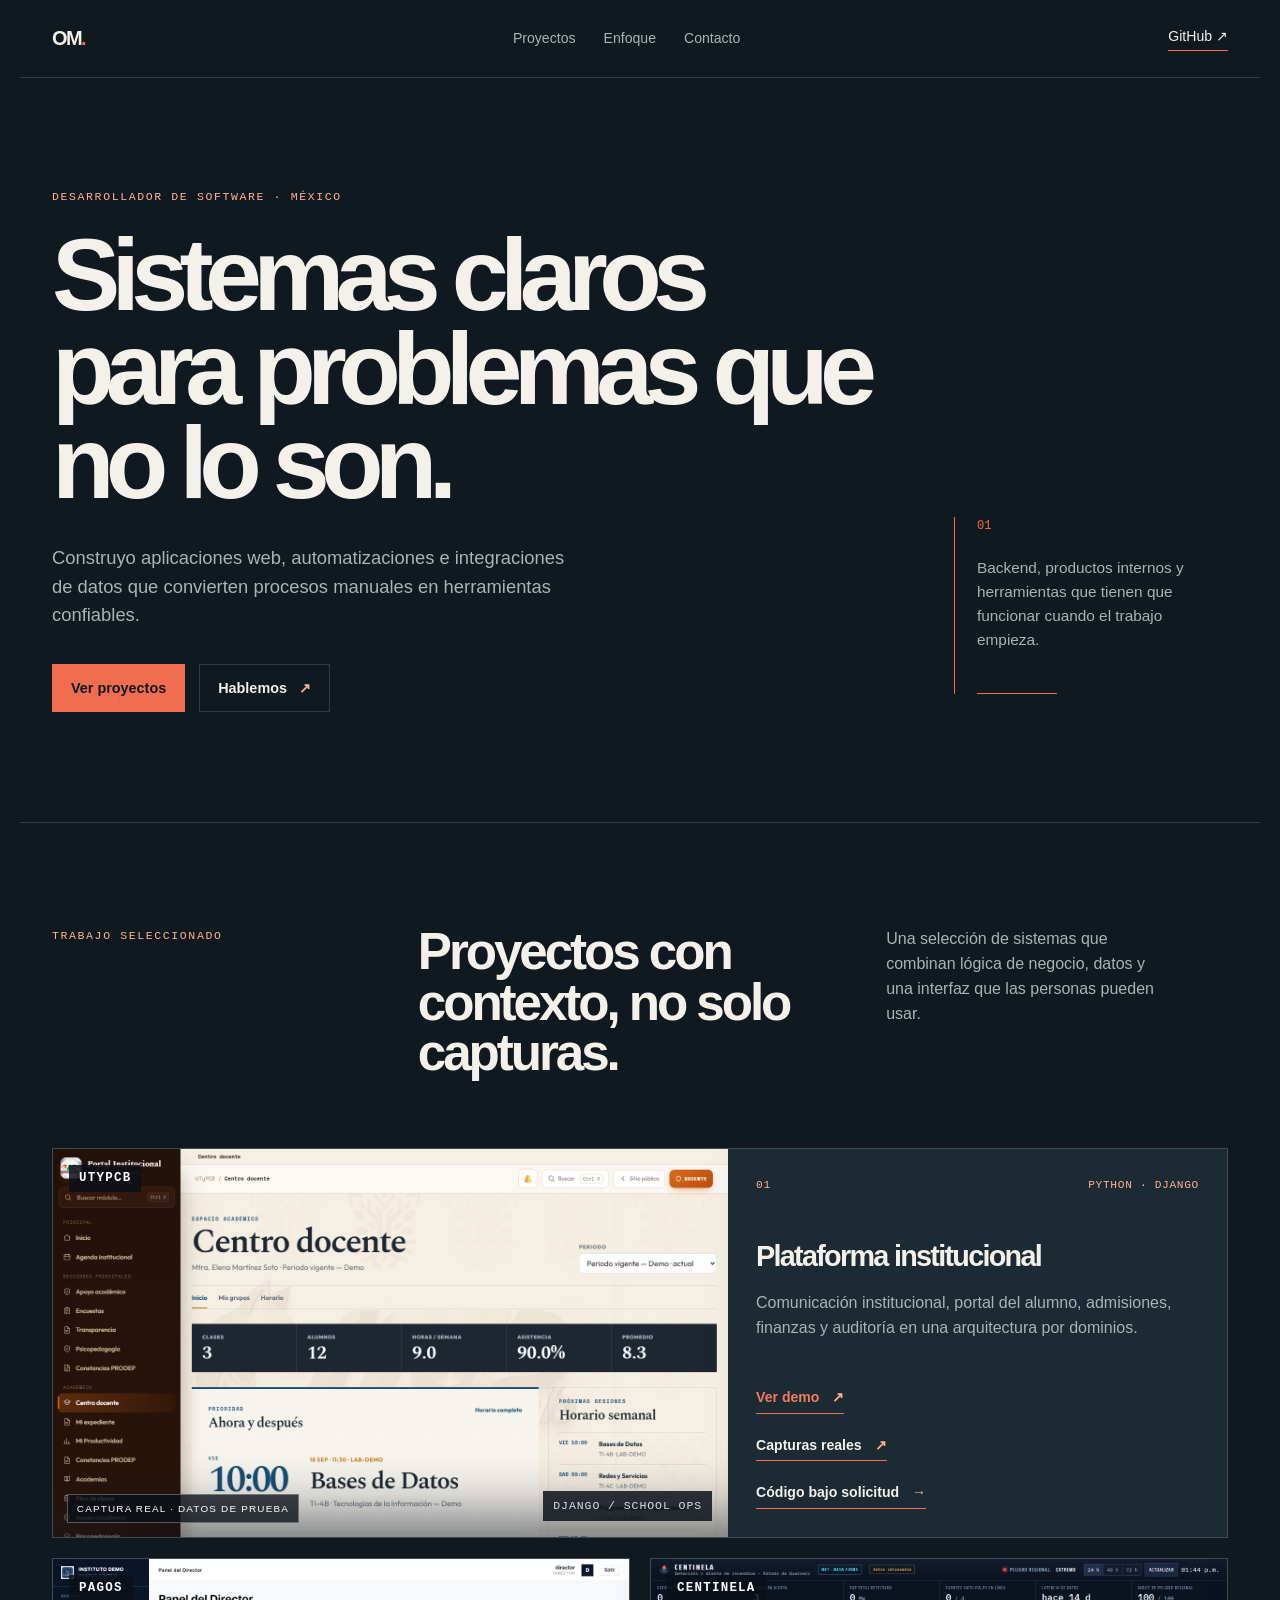
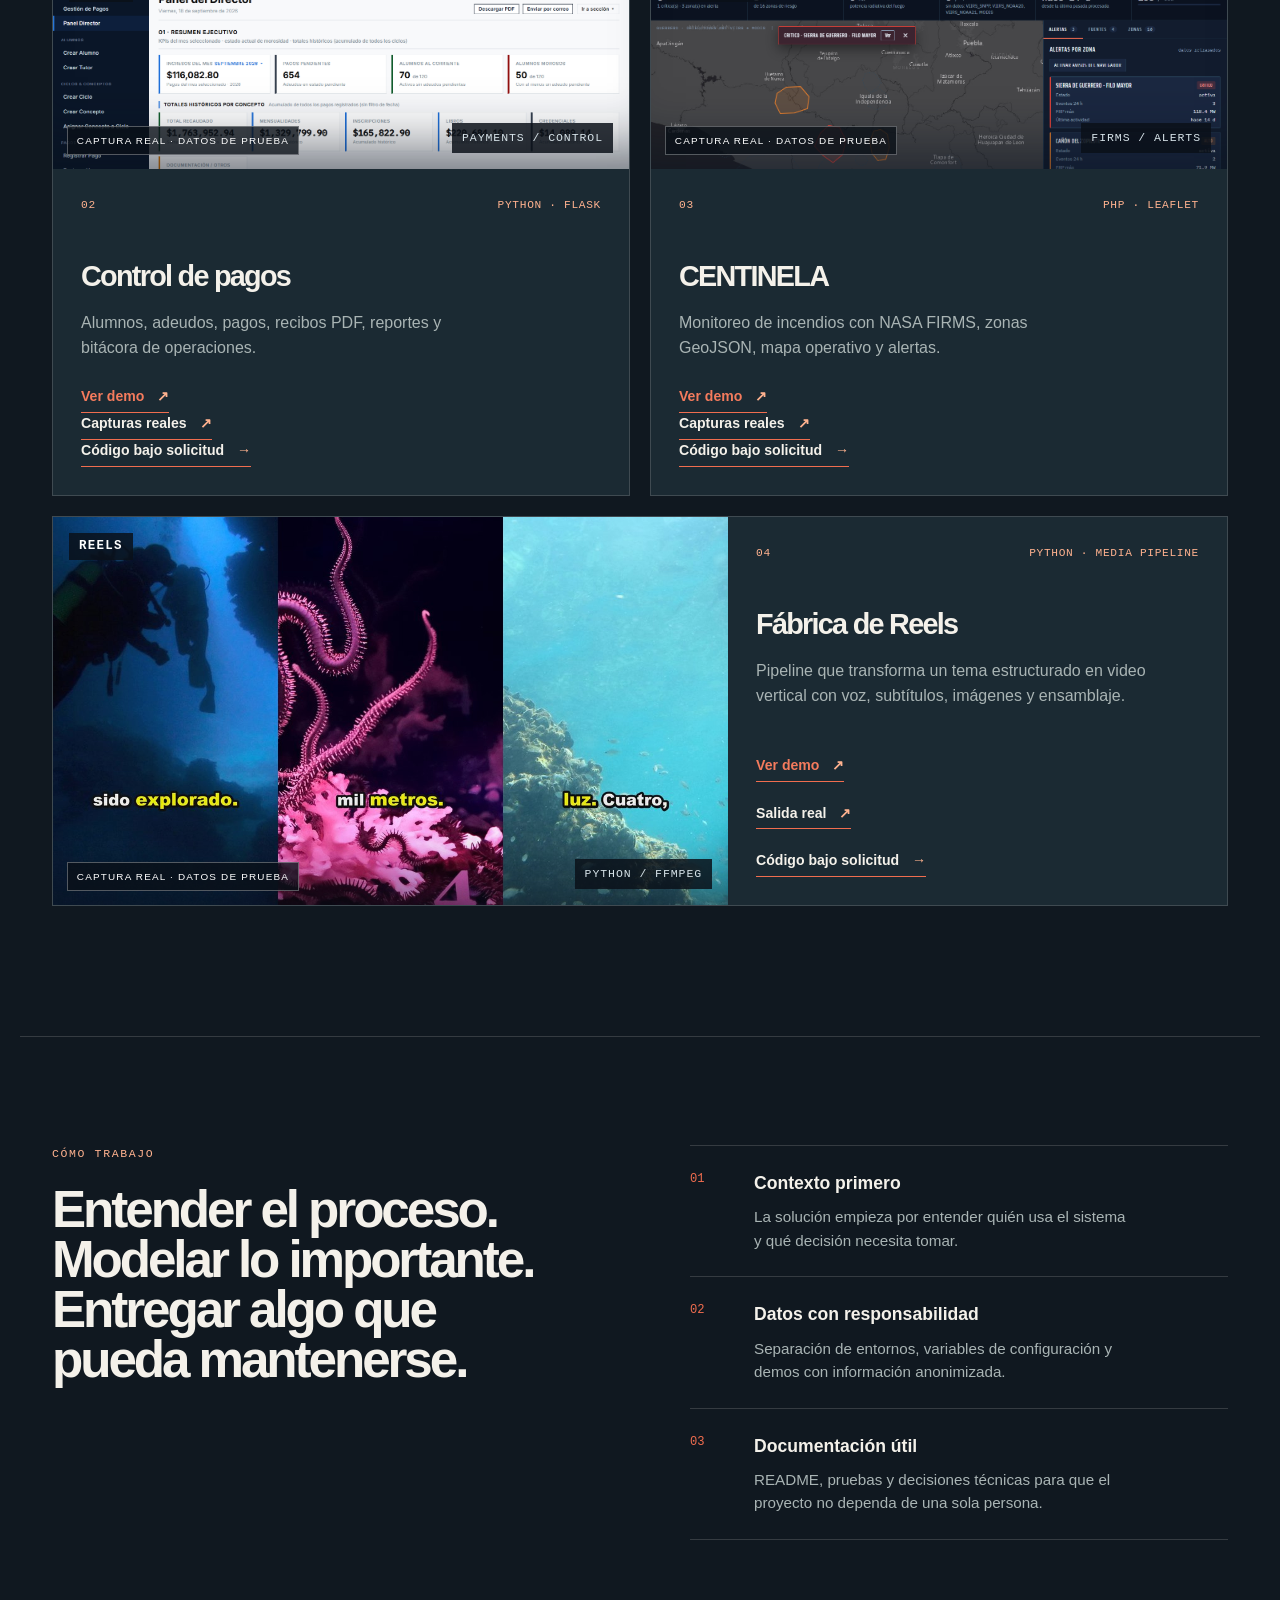
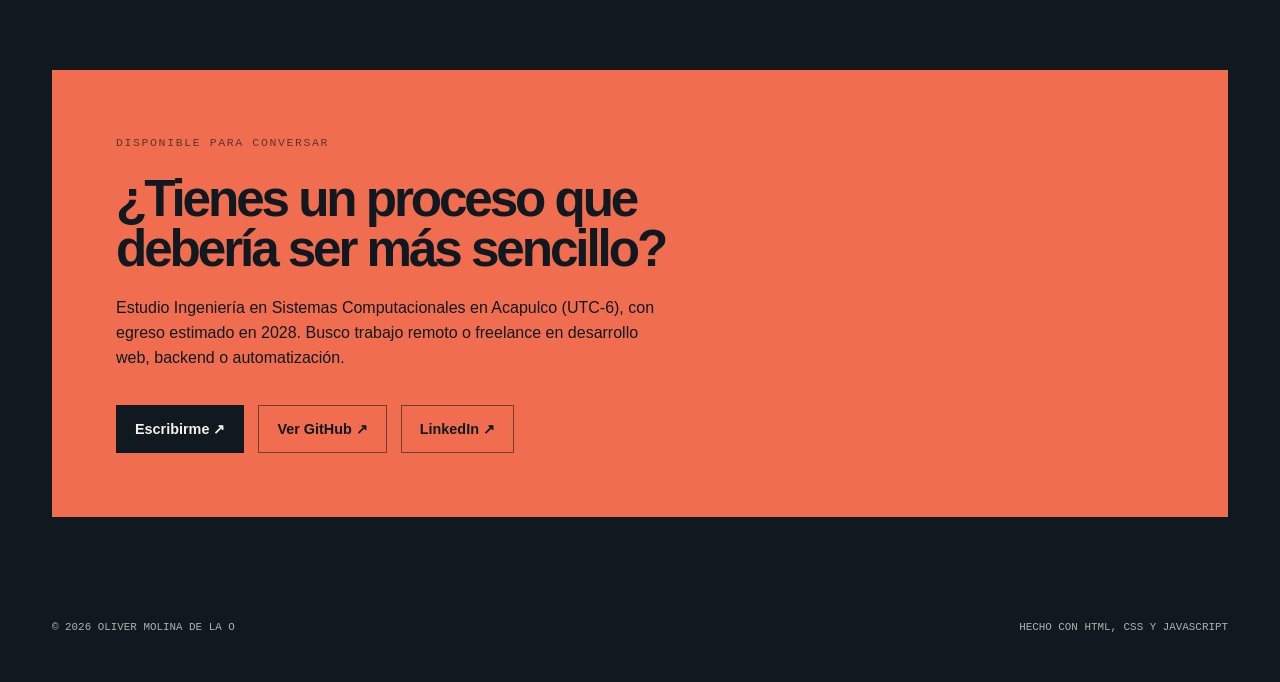
<file: index.html>
<!doctype html>
<html lang="es">
<head>
  <meta charset="utf-8">
  <meta name="viewport" content="width=device-width, initial-scale=1">
  <meta name="description" content="Portafolio profesional de Oliver Molina de la O: sistemas web, automatización e integración de datos.">
  <meta name="theme-color" content="#101820">
  <title>Oliver Molina de la O | Desarrollo de software</title>
  <link rel="stylesheet" href="styles.css">
</head>
<body>
  <header class="site-header">
    <a class="brand" href="#inicio" aria-label="Inicio">OM<span>.</span></a>
    <nav aria-label="Navegación principal">
      <a href="#proyectos">Proyectos</a>
      <a href="#enfoque">Enfoque</a>
      <a href="#contacto">Contacto</a>
    </nav>
    <a class="header-link" href="https://github.com/vmomo134" target="_blank" rel="noreferrer">GitHub ↗</a>
  </header>

  <main>
    <section class="hero" id="inicio">
      <div class="hero-copy reveal">
        <p class="eyebrow">Desarrollador de software · México</p>
        <h1>Sistemas claros para problemas que no lo son.</h1>
        <p class="hero-text">Construyo aplicaciones web, automatizaciones e integraciones de datos que convierten procesos manuales en herramientas confiables.</p>
        <div class="hero-actions">
          <a class="button button-primary" href="#proyectos">Ver proyectos</a>
          <a class="button button-quiet" href="#contacto">Hablemos <span>↗</span></a>
        </div>
      </div>
      <div class="hero-note reveal reveal-delay">
        <span class="note-index">01</span>
        <p>Backend, productos internos y herramientas que tienen que funcionar cuando el trabajo empieza.</p>
        <span class="note-line"></span>
      </div>
    </section>

    <section class="projects-section" id="proyectos">
      <div class="section-heading reveal">
        <p class="eyebrow">Trabajo seleccionado</p>
        <h2>Proyectos con contexto, no solo capturas.</h2>
        <p>Una selección de sistemas que combinan lógica de negocio, datos y una interfaz que las personas pueden usar.</p>
      </div>

      <div class="projects-grid">
        <article class="project-card project-card-wide reveal">
          <div class="project-visual visual-utypcb"><span>UTYPCB</span><i>django / school ops</i></div>
          <div class="project-body">
            <div class="project-meta"><span>01</span><span>Python · Django</span></div>
            <h3>Plataforma institucional</h3>
            <p>Comunicación institucional, portal del alumno, admisiones, finanzas y auditoría en una arquitectura por dominios.</p>
            <a class="project-link project-link-live" href="demos/utypcb/">Ver demo <span>↗</span></a>
<a class="project-link" href="demos/utypcb/#capturas-reales">Capturas reales <span>↗</span></a><a class="project-link" href="#contacto">Código bajo solicitud <span>→</span></a>
          </div>
        </article>

        <article class="project-card reveal reveal-delay-1">
          <div class="project-visual visual-payments"><span>PAGOS</span><i>payments / control</i></div>
          <div class="project-body">
            <div class="project-meta"><span>02</span><span>Python · Flask</span></div>
            <h3>Control de pagos</h3>
            <p>Alumnos, adeudos, pagos, recibos PDF, reportes y bitácora de operaciones.</p>
            <a class="project-link project-link-live" href="demos/pagos/">Ver demo <span>↗</span></a>
<a class="project-link" href="demos/pagos/#capturas-reales">Capturas reales <span>↗</span></a><a class="project-link" href="#contacto">Código bajo solicitud <span>→</span></a>
          </div>
        </article>

        <article class="project-card reveal reveal-delay-2">
          <div class="project-visual visual-centinela"><span>CENTINELA</span><i>firms / alerts</i></div>
          <div class="project-body">
            <div class="project-meta"><span>03</span><span>PHP · Leaflet</span></div>
            <h3>CENTINELA</h3>
            <p>Monitoreo de incendios con NASA FIRMS, zonas GeoJSON, mapa operativo y alertas.</p>
            <a class="project-link project-link-live" href="demos/centinela/">Ver demo <span>↗</span></a>
<a class="project-link" href="demos/centinela/#capturas-reales">Capturas reales <span>↗</span></a><a class="project-link" href="#contacto">Código bajo solicitud <span>→</span></a>
          </div>
        </article>

        <article class="project-card project-card-wide reveal">
          <div class="project-visual visual-reels"><span>REELS</span><i>python / ffmpeg</i></div>
          <div class="project-body">
            <div class="project-meta"><span>04</span><span>Python · Media pipeline</span></div>
            <h3>Fábrica de Reels</h3>
            <p>Pipeline que transforma un tema estructurado en video vertical con voz, subtítulos, imágenes y ensamblaje.</p>
            <a class="project-link project-link-live" href="demos/reels/">Ver demo <span>↗</span></a>
<a class="project-link" href="demos/reels/#capturas-reales">Salida real <span>↗</span></a><a class="project-link" href="#contacto">Código bajo solicitud <span>→</span></a>
          </div>
        </article>
      </div>
    </section>

    <section class="approach-section" id="enfoque">
      <div class="approach-statement reveal">
        <p class="eyebrow">Cómo trabajo</p>
        <h2>Entender el proceso. Modelar lo importante. Entregar algo que pueda mantenerse.</h2>
      </div>
      <div class="approach-list">
        <div class="approach-item reveal"><span>01</span><div><h3>Contexto primero</h3><p>La solución empieza por entender quién usa el sistema y qué decisión necesita tomar.</p></div></div>
        <div class="approach-item reveal reveal-delay-1"><span>02</span><div><h3>Datos con responsabilidad</h3><p>Separación de entornos, variables de configuración y demos con información anonimizada.</p></div></div>
        <div class="approach-item reveal reveal-delay-2"><span>03</span><div><h3>Documentación útil</h3><p>README, pruebas y decisiones técnicas para que el proyecto no dependa de una sola persona.</p></div></div>
      </div>
    </section>

    <section class="contact-section" id="contacto">
      <div class="contact-card reveal">
        <p class="eyebrow">Disponible para conversar</p>
        <h2>¿Tienes un proceso que debería ser más sencillo?</h2>
        <p>Estudio Ingeniería en Sistemas Computacionales en Acapulco (UTC-6), con egreso estimado en 2028. Busco trabajo remoto o freelance en desarrollo web, backend o automatización.</p>
        <div class="contact-actions">
          <a class="button button-primary" href="mailto:vmomo123@gmail.com">Escribirme ↗</a>
          <a class="button button-quiet" href="https://github.com/vmomo134" target="_blank" rel="noreferrer">Ver GitHub ↗</a>
          <a class="button button-quiet" href="https://www.linkedin.com/in/oliver-molina-de-la-o-a45b81266" target="_blank" rel="noreferrer">LinkedIn ↗</a>
        </div>
      </div>
    </section>
  </main>

  <footer class="site-footer"><span>© <span id="year"></span> Oliver Molina de la O</span><span>Hecho con HTML, CSS y JavaScript</span></footer>
  <script src="script.js"></script>
</body>
</html>
</file>
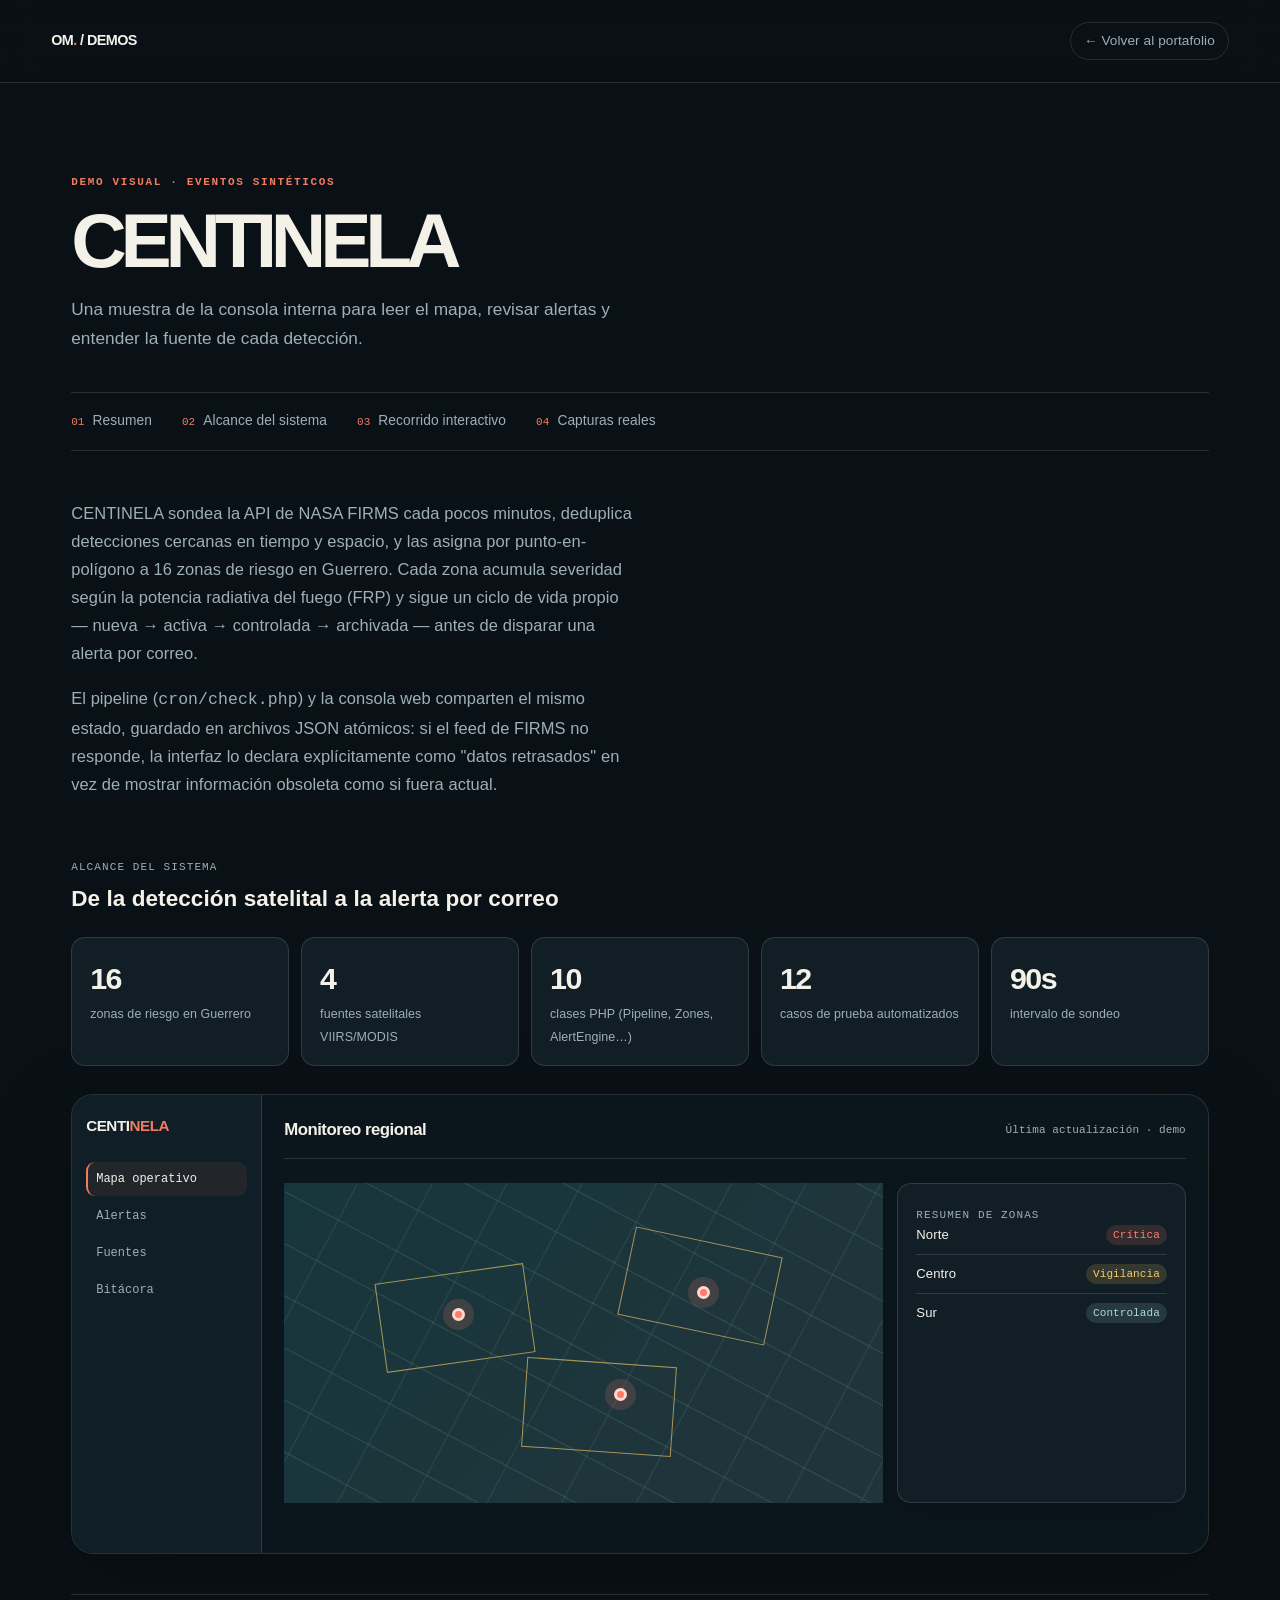
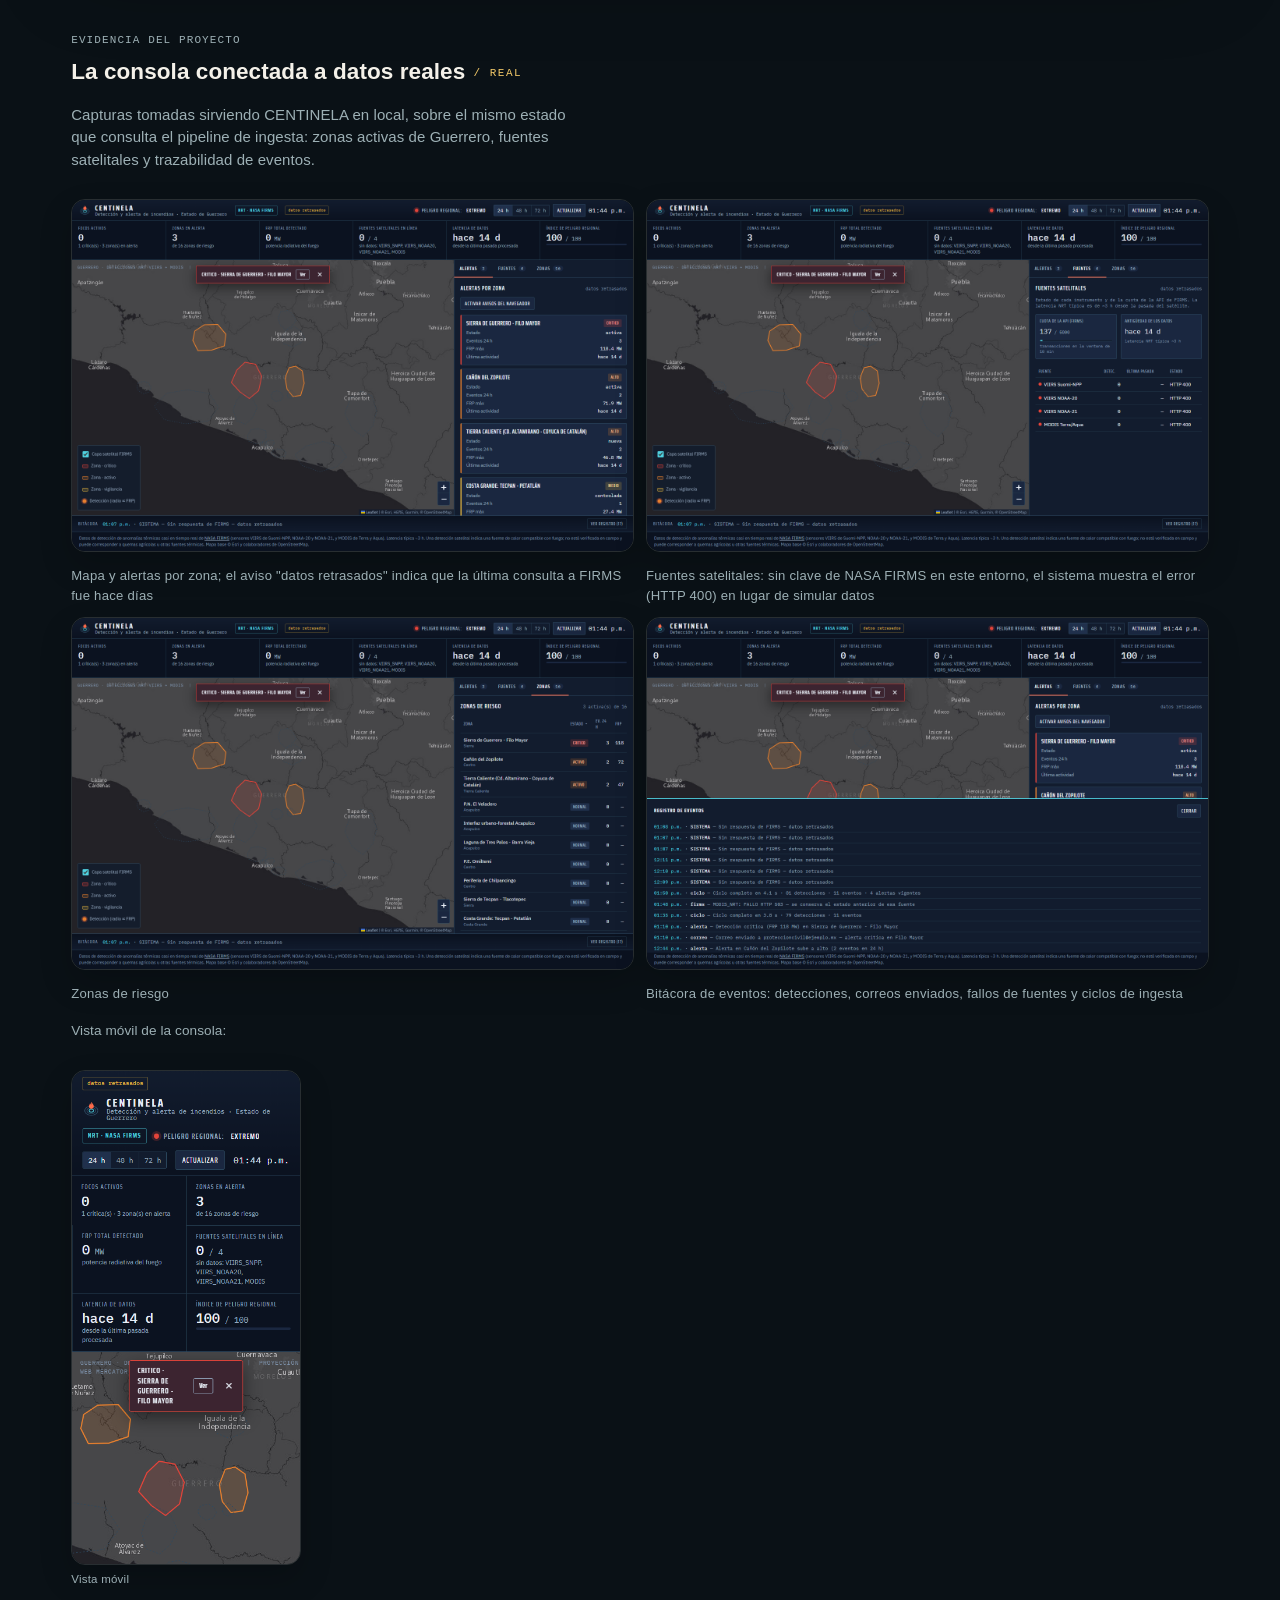
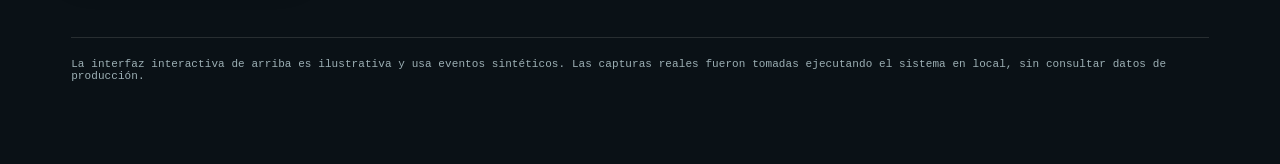
<file: demos/centinela/index.html>
<!doctype html><html lang="es"><head><meta charset="utf-8"><meta name="viewport" content="width=device-width,initial-scale=1"><title>CENTINELA | Demo visual</title><link rel="stylesheet" href="../demo.css"><link rel="stylesheet" href="../internal.css"></head><body><div class="demo-shell"><header class="demo-top"><a class="demo-brand" href="../../index.html">OM<span>.</span> / DEMOS</a><a class="demo-back" href="../../index.html">← Volver al portafolio</a></header><main class="demo-main"><p class="demo-kicker">Demo visual · eventos sintéticos</p><h1 class="demo-title">CENTINELA</h1><p class="demo-intro">Una muestra de la consola interna para leer el mapa, revisar alertas y entender la fuente de cada detección.</p>

<nav class="toc" aria-label="Contenido de esta demo">
  <a href="#resumen"><span>01</span>Resumen</a>
  <a href="#alcance"><span>02</span>Alcance del sistema</a>
  <a href="#interactivo"><span>03</span>Recorrido interactivo</a>
  <a href="#capturas-reales"><span>04</span>Capturas reales</a>
</nav>

<section id="resumen" class="brief-section">
  <p>CENTINELA sondea la API de NASA FIRMS cada pocos minutos, deduplica detecciones cercanas en tiempo y espacio, y las asigna por punto-en-polígono a 16 zonas de riesgo en Guerrero. Cada zona acumula severidad según la potencia radiativa del fuego (FRP) y sigue un ciclo de vida propio — nueva → activa → controlada → archivada — antes de disparar una alerta por correo.</p>
  <p>El pipeline (<code>cron/check.php</code>) y la consola web comparten el mismo estado, guardado en archivos JSON atómicos: si el feed de FIRMS no responde, la interfaz lo declara explícitamente como "datos retrasados" en vez de mostrar información obsoleta como si fuera actual.</p>
</section>

<section id="alcance" class="scale-section">
  <div class="evidence-heading"><span class="panel-label">Alcance del sistema</span><h2>De la detección satelital a la alerta por correo</h2></div>
  <div class="scale-grid">
    <div class="stat"><strong>16</strong><small>zonas de riesgo en Guerrero</small></div>
    <div class="stat"><strong>4</strong><small>fuentes satelitales VIIRS/MODIS</small></div>
    <div class="stat"><strong>10</strong><small>clases PHP (Pipeline, Zones, AlertEngine…)</small></div>
    <div class="stat"><strong>12</strong><small>casos de prueba automatizados</small></div>
    <div class="stat"><strong>90s</strong><small>intervalo de sondeo</small></div>
  </div>
</section>

<section id="interactivo"><div class="screen-shell"><aside class="screen-nav"><strong>CENTI<span>NELA</span></strong><button class="active" data-view="mapa">Mapa operativo</button><button data-view="alertas">Alertas</button><button data-view="fuentes">Fuentes</button><button data-view="bitacora">Bitácora</button></aside><section class="screen-content"><div class="screen-top"><h3>Monitoreo regional</h3><small>Última actualización · demo</small></div><div class="screen-view active" data-screen="mapa"><div class="screen-columns"><div class="map-sim"><div class="zone one"></div><div class="zone two"></div><div class="zone three"></div><i class="marker a"></i><i class="marker b"></i><i class="marker c"></i></div><div class="screen-box"><span class="panel-label">Resumen de zonas</span><div class="screen-list"><div><span>Norte</span><span class="badge danger">Crítica</span></div><div><span>Centro</span><span class="badge warn">Vigilancia</span></div><div><span>Sur</span><span class="badge">Controlada</span></div></div></div></div></div><div class="screen-view" data-screen="alertas"><div class="screen-box"><span class="panel-label">Ciclo de vida</span><h4>Alertas recientes</h4><table class="screen-table"><tr><th>Zona</th><th>Severidad</th><th>Estado</th><th>Edad</th></tr><tr><td>Norte</td><td>87 / 100</td><td><span class="badge danger">Activa</span></td><td>18 min</td></tr><tr><td>Centro</td><td>42 / 100</td><td><span class="badge warn">Vigilancia</span></td><td>41 min</td></tr><tr><td>Sur</td><td>21 / 100</td><td><span class="badge">Controlada</span></td><td>6 h</td></tr></table></div></div><div class="screen-view" data-screen="fuentes"><div class="screen-box"><span class="panel-label">Ingesta simulada</span><h4>Fuentes satelitales</h4><div class="mini-grid"><div class="mini-card mint"><span class="panel-label">VIIRS</span><strong>18</strong><p>detecciones</p></div><div class="mini-card accent"><span class="panel-label">MODIS</span><strong>07</strong><p>detecciones</p></div><div class="mini-card yellow"><span class="panel-label">Latencia</span><strong>3 h</strong><p>referencia típica</p></div></div></div></div><div class="screen-view" data-screen="bitacora"><div class="screen-box"><span class="panel-label">Trazabilidad</span><h4>Eventos de operación</h4><div class="screen-list"><div><span>Ingesta completada</span><span class="muted">hace 8 min</span></div><div><span>Alerta alta notificada</span><span class="muted">hace 18 min</span></div><div><span>Zona actualizada</span><span class="muted">hace 41 min</span></div></div></div></div></section></div></section>

<section id="capturas-reales" class="evidence-section real-evidence">
  <div class="evidence-heading"><span class="panel-label">Evidencia del proyecto</span><h2>La consola conectada a datos reales</h2><p>Capturas tomadas sirviendo CENTINELA en local, sobre el mismo estado que consulta el pipeline de ingesta: zonas activas de Guerrero, fuentes satelitales y trazabilidad de eventos.</p></div>
  <figure class="gallery gallery-wide">
    <div><img src="../../assets/capturas/centinela-real/01-mapa-alertas.png" loading="lazy" decoding="async" alt="Mapa operativo real con zonas activas en Guerrero"><figcaption>Mapa y alertas por zona; el aviso "datos retrasados" indica que la última consulta a FIRMS fue hace días</figcaption></div>
    <div><img src="../../assets/capturas/centinela-real/02-fuentes.png" loading="lazy" decoding="async" alt="Estado real de las fuentes satelitales VIIRS y MODIS"><figcaption>Fuentes satelitales: sin clave de NASA FIRMS en este entorno, el sistema muestra el error (HTTP 400) en lugar de simular datos</figcaption></div>
    <div><img src="../../assets/capturas/centinela-real/03-zonas.png" loading="lazy" decoding="async" alt="Listado real de las 16 zonas de riesgo"><figcaption>Zonas de riesgo</figcaption></div>
    <div><img src="../../assets/capturas/centinela-real/04-bitacora.png" loading="lazy" decoding="async" alt="Bitácora real de eventos del sistema"><figcaption>Bitácora de eventos: detecciones, correos enviados, fallos de fuentes y ciclos de ingesta</figcaption></div>
  </figure>
  <p class="evidence-note">Vista móvil de la consola:</p>
  <figure class="gallery gallery-phone">
    <div><img src="../../assets/capturas/centinela-real/05-movil.png" loading="lazy" decoding="async" alt="Vista móvil real de CENTINELA"><figcaption>Vista móvil</figcaption></div>
  </figure>
</section>

<footer class="demo-footer">La interfaz interactiva de arriba es ilustrativa y usa eventos sintéticos. Las capturas reales fueron tomadas ejecutando el sistema en local, sin consultar datos de producción.</footer></main></div><script src="../demo-ui.js"></script></body></html>
</file>
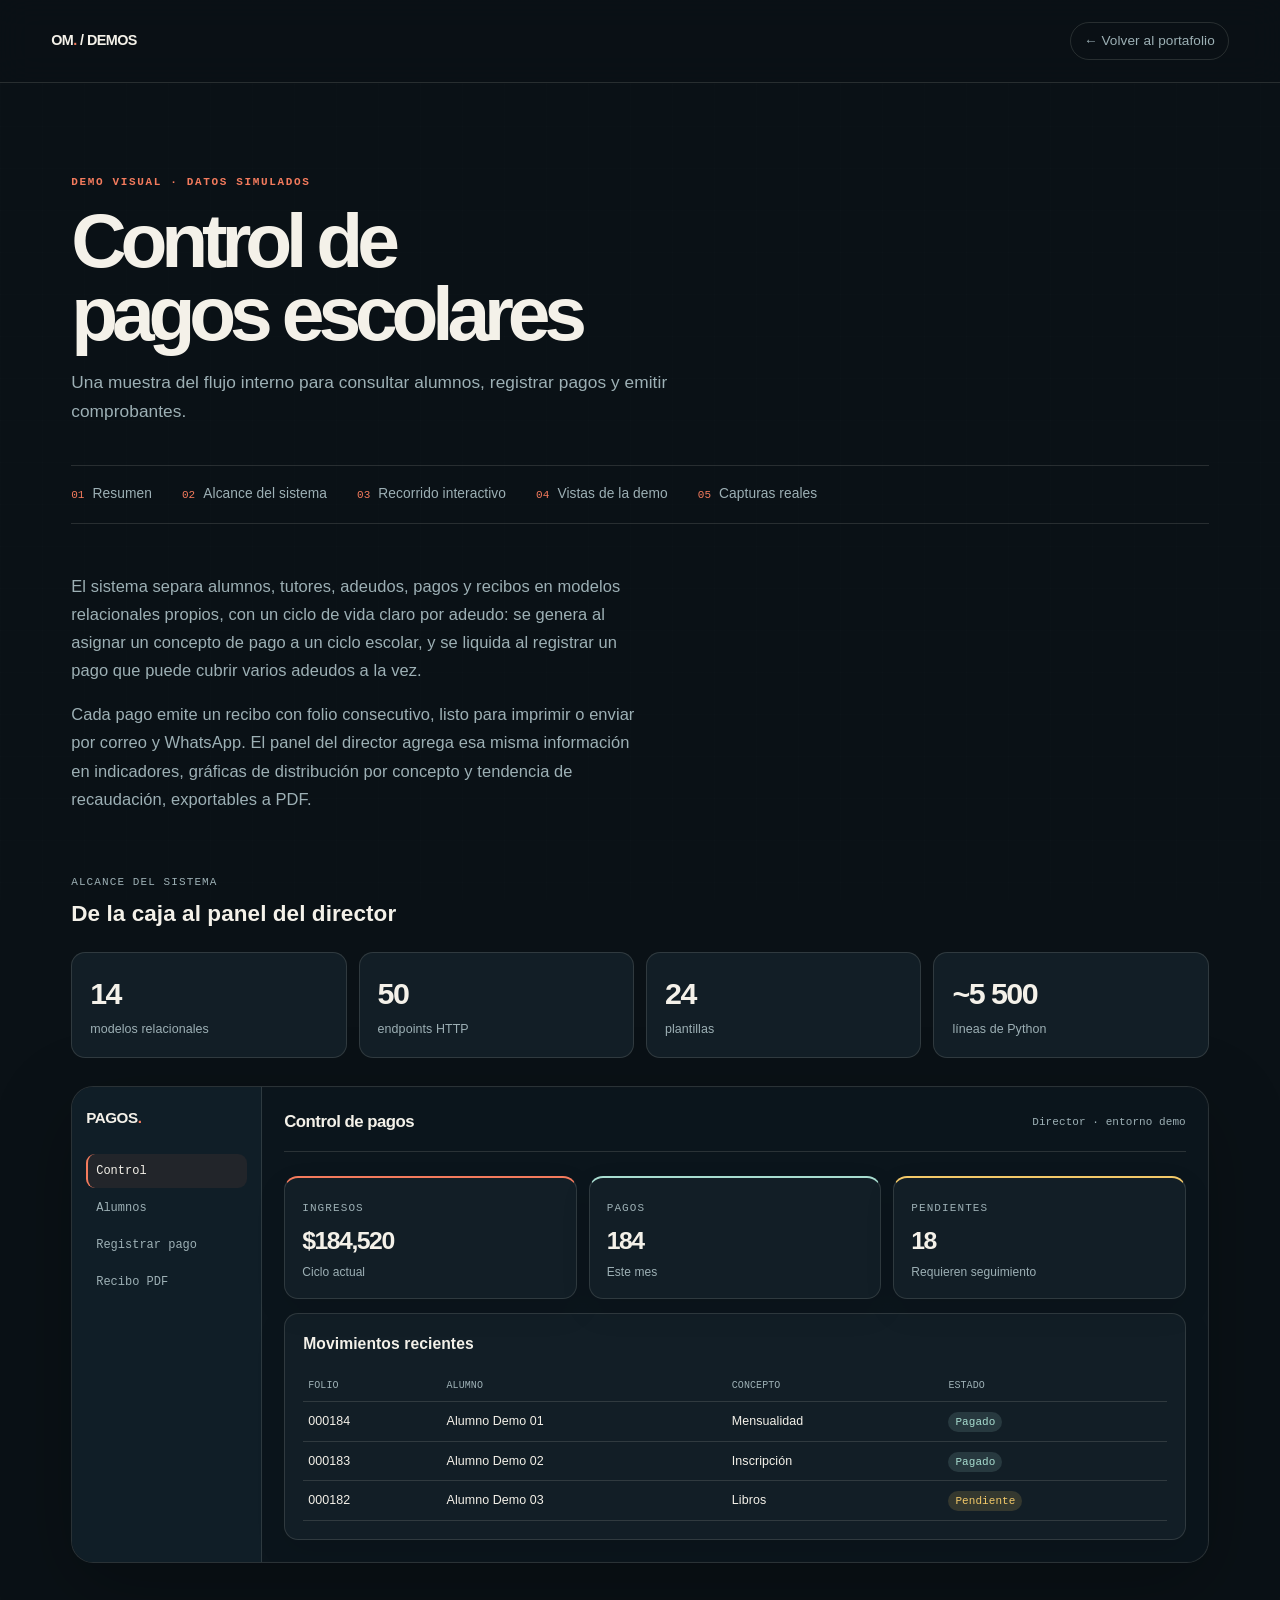
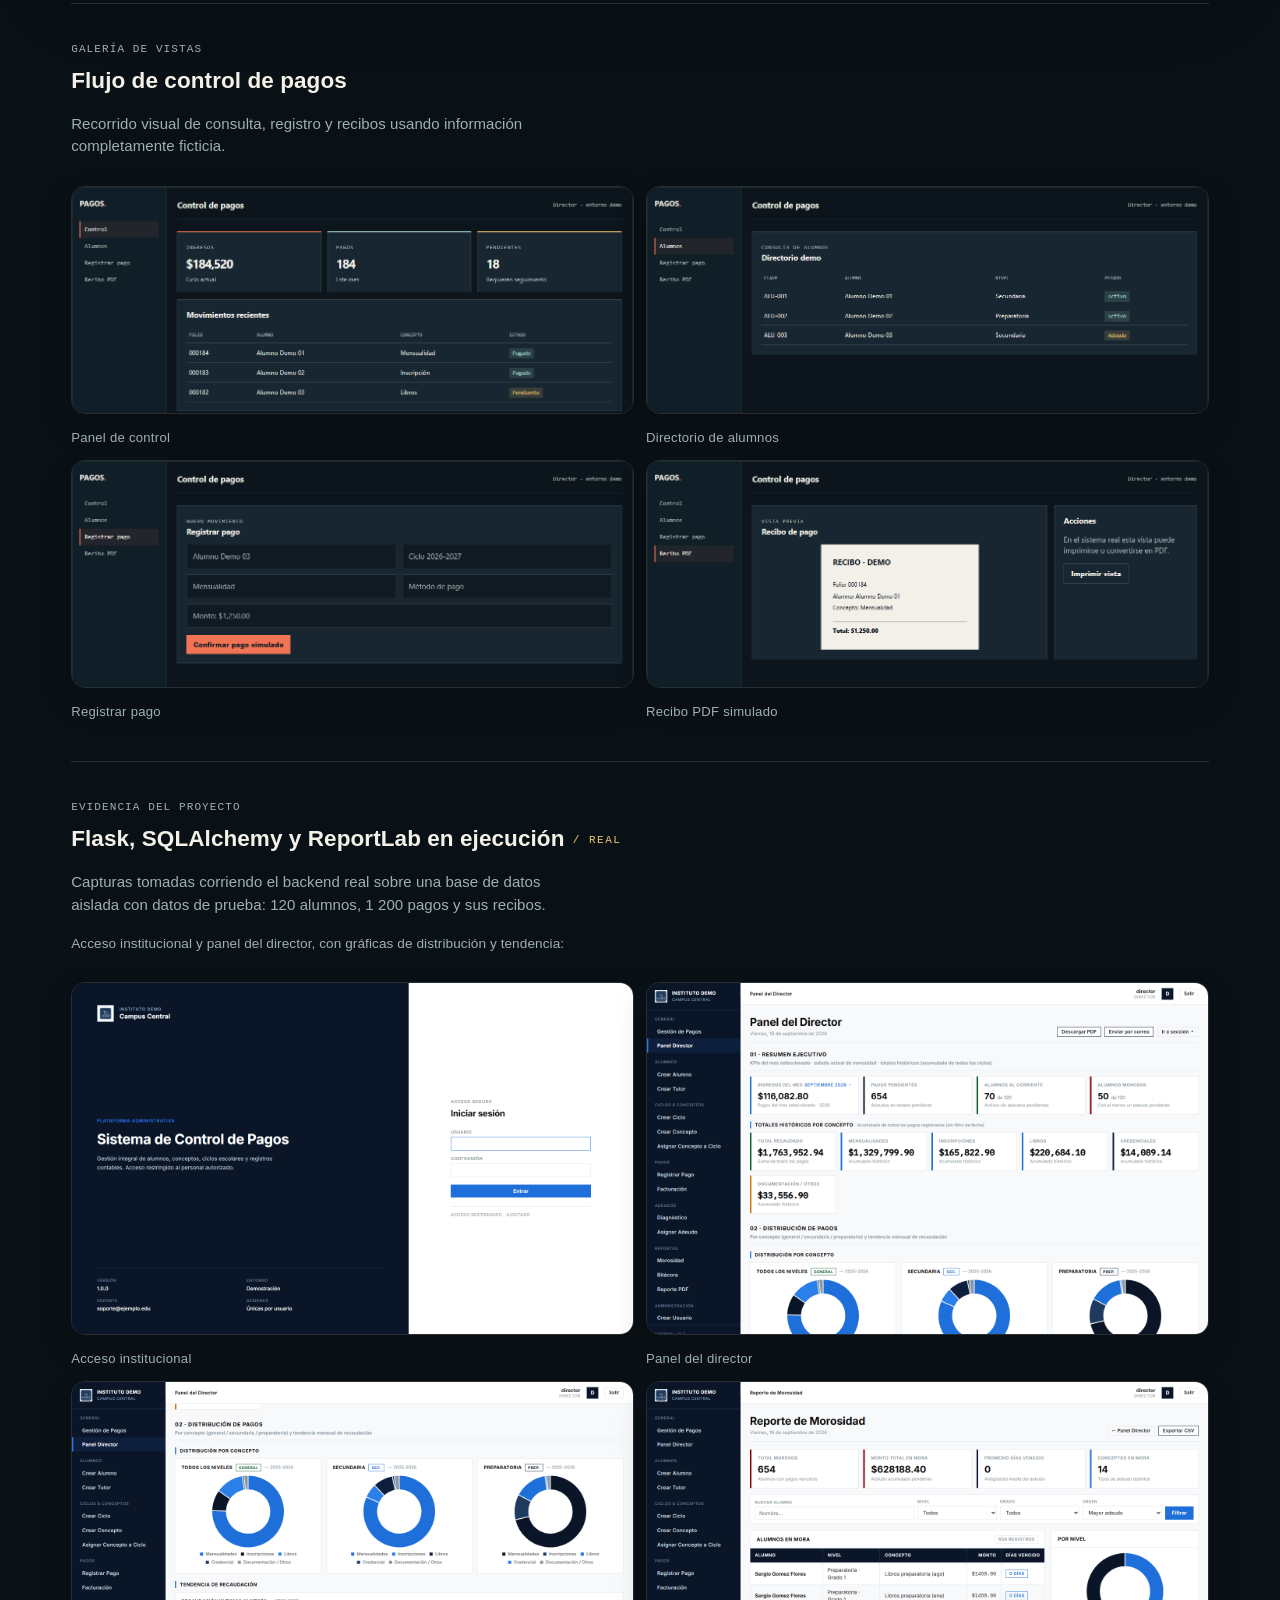
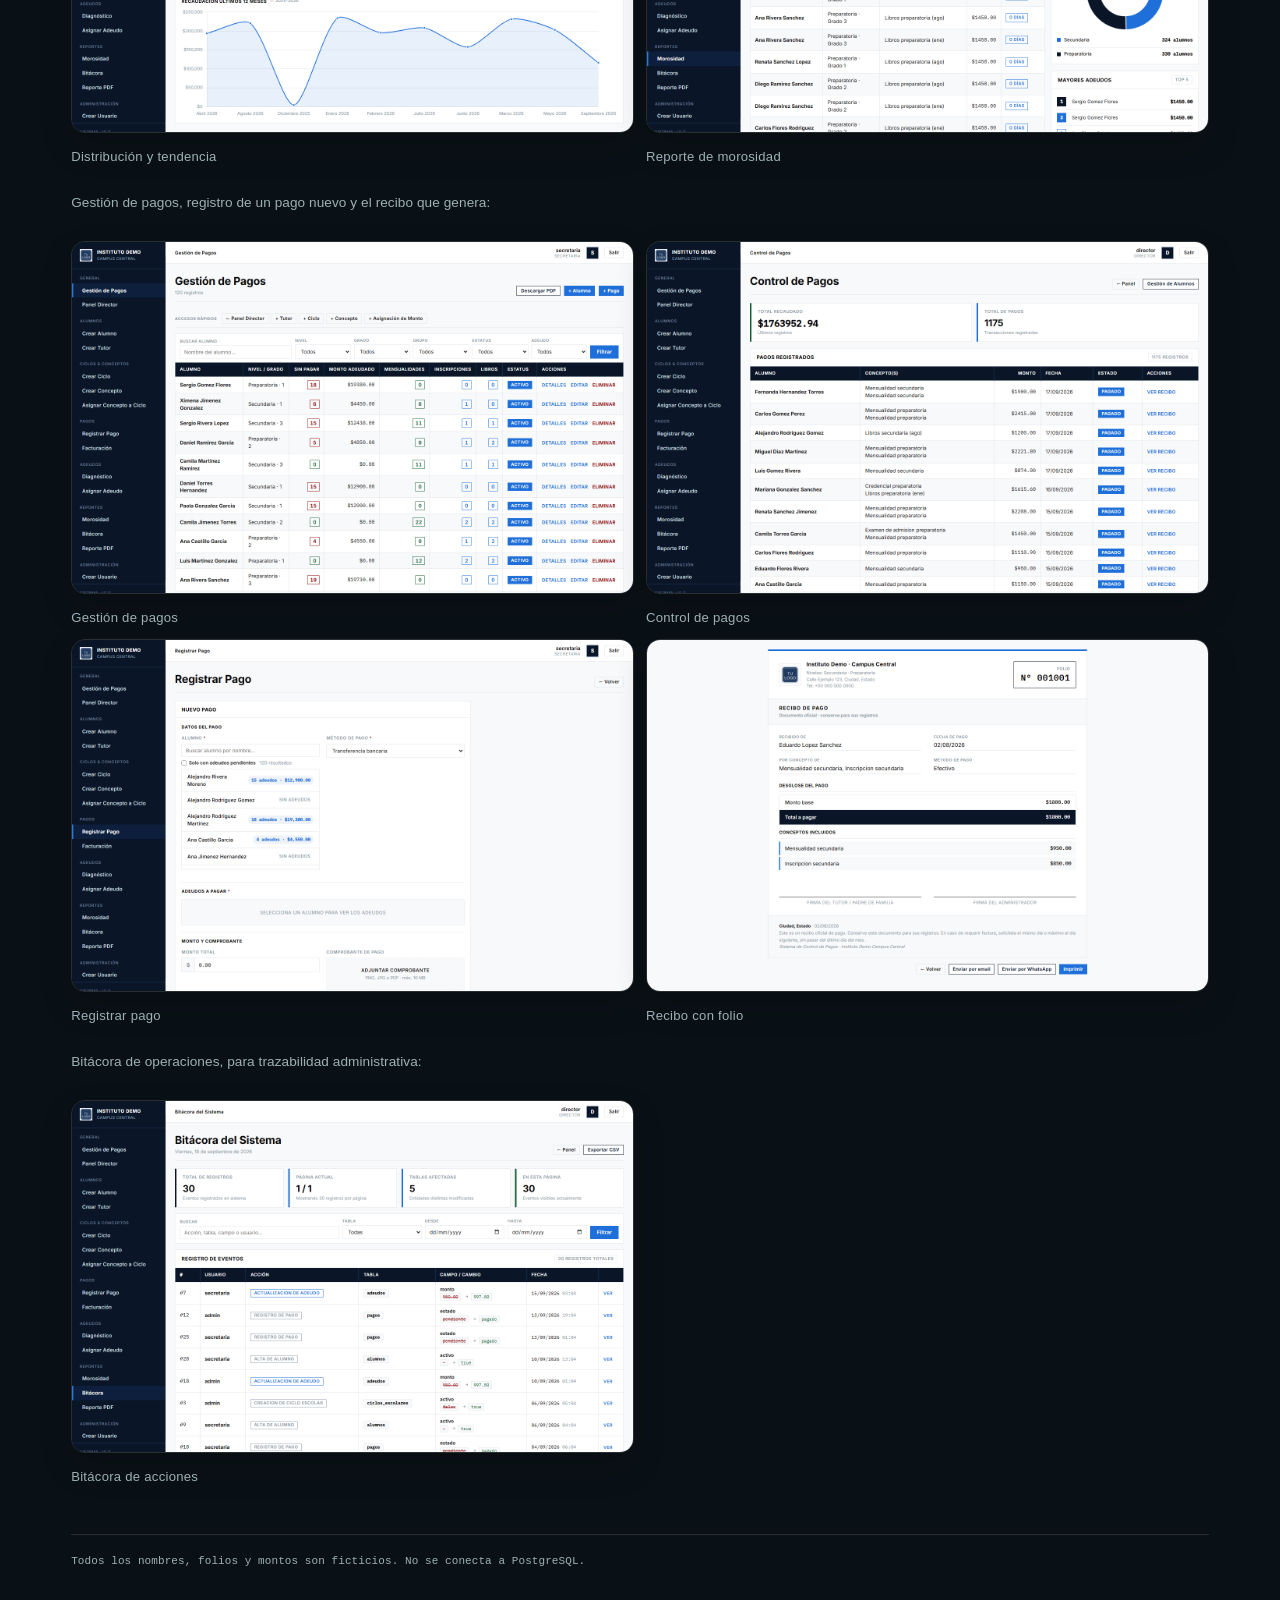
<file: demos/pagos/index.html>
<!doctype html><html lang="es"><head><meta charset="utf-8"><meta name="viewport" content="width=device-width,initial-scale=1"><title>Control de pagos | Demo visual</title><link rel="stylesheet" href="../demo.css"><link rel="stylesheet" href="../internal.css"></head><body><div class="demo-shell"><header class="demo-top"><a class="demo-brand" href="../../index.html">OM<span>.</span> / DEMOS</a><a class="demo-back" href="../../index.html">← Volver al portafolio</a></header><main class="demo-main"><p class="demo-kicker">Demo visual · datos simulados</p><h1 class="demo-title">Control de pagos escolares</h1><p class="demo-intro">Una muestra del flujo interno para consultar alumnos, registrar pagos y emitir comprobantes.</p>

<nav class="toc" aria-label="Contenido de esta demo">
  <a href="#resumen"><span>01</span>Resumen</a>
  <a href="#alcance"><span>02</span>Alcance del sistema</a>
  <a href="#interactivo"><span>03</span>Recorrido interactivo</a>
  <a href="#vistas-demo"><span>04</span>Vistas de la demo</a>
  <a href="#capturas-reales"><span>05</span>Capturas reales</a>
</nav>

<section id="resumen" class="brief-section">
  <p>El sistema separa alumnos, tutores, adeudos, pagos y recibos en modelos relacionales propios, con un ciclo de vida claro por adeudo: se genera al asignar un concepto de pago a un ciclo escolar, y se liquida al registrar un pago que puede cubrir varios adeudos a la vez.</p>
  <p>Cada pago emite un recibo con folio consecutivo, listo para imprimir o enviar por correo y WhatsApp. El panel del director agrega esa misma información en indicadores, gráficas de distribución por concepto y tendencia de recaudación, exportables a PDF.</p>
</section>

<section id="alcance" class="scale-section">
  <div class="evidence-heading"><span class="panel-label">Alcance del sistema</span><h2>De la caja al panel del director</h2></div>
  <div class="scale-grid">
    <div class="stat"><strong>14</strong><small>modelos relacionales</small></div>
    <div class="stat"><strong>50</strong><small>endpoints HTTP</small></div>
    <div class="stat"><strong>24</strong><small>plantillas</small></div>
    <div class="stat"><strong>~5&nbsp;500</strong><small>líneas de Python</small></div>
  </div>
</section>

<section id="interactivo"><div class="screen-shell"><aside class="screen-nav"><strong>PAGOS<span>.</span></strong><button class="active" data-view="control">Control</button><button data-view="alumnos">Alumnos</button><button data-view="registro">Registrar pago</button><button data-view="recibo">Recibo PDF</button></aside><section class="screen-content"><div class="screen-top"><h3>Control de pagos</h3><small>Director · entorno demo</small></div><div class="screen-view active" data-screen="control"><div class="mini-grid"><div class="mini-card accent"><span class="panel-label">Ingresos</span><strong>$184,520</strong><p>Ciclo actual</p></div><div class="mini-card mint"><span class="panel-label">Pagos</span><strong>184</strong><p>Este mes</p></div><div class="mini-card yellow"><span class="panel-label">Pendientes</span><strong>18</strong><p>Requieren seguimiento</p></div></div><div class="screen-box" style="margin-top:14px"><h4>Movimientos recientes</h4><table class="screen-table"><tr><th>Folio</th><th>Alumno</th><th>Concepto</th><th>Estado</th></tr><tr><td>000184</td><td>Alumno Demo 01</td><td>Mensualidad</td><td><span class="badge">Pagado</span></td></tr><tr><td>000183</td><td>Alumno Demo 02</td><td>Inscripción</td><td><span class="badge">Pagado</span></td></tr><tr><td>000182</td><td>Alumno Demo 03</td><td>Libros</td><td><span class="badge warn">Pendiente</span></td></tr></table></div></div><div class="screen-view" data-screen="alumnos"><div class="screen-box"><span class="panel-label">Consulta de alumnos</span><h4>Directorio demo</h4><table class="screen-table"><tr><th>Clave</th><th>Alumno</th><th>Nivel</th><th>Estado</th></tr><tr><td>ALU-001</td><td>Alumno Demo 01</td><td>Secundaria</td><td><span class="badge">Activo</span></td></tr><tr><td>ALU-002</td><td>Alumno Demo 02</td><td>Preparatoria</td><td><span class="badge">Activo</span></td></tr><tr><td>ALU-003</td><td>Alumno Demo 03</td><td>Secundaria</td><td><span class="badge warn">Adeudo</span></td></tr></table></div></div><div class="screen-view" data-screen="registro"><div class="screen-box"><span class="panel-label">Nuevo movimiento</span><h4>Registrar pago</h4><div class="form-sim"><div class="field">Alumno Demo 03</div><div class="field">Ciclo 2026-2027</div><div class="field">Mensualidad</div><div class="field">Método de pago</div><div class="field full">Monto: $1,250.00</div></div><button class="demo-button" style="margin-top:14px" onclick="alert('Demo visual: el pago no se guarda.')">Confirmar pago simulado</button></div></div><div class="screen-view" data-screen="recibo"><div class="screen-columns"><div class="screen-box"><span class="panel-label">Vista previa</span><h4>Recibo de pago</h4><div class="receipt"><h4>RECIBO · DEMO</h4><p>Folio: 000184</p><p>Alumno: Alumno Demo 01</p><p>Concepto: Mensualidad</p><p class="total">Total: $1,250.00</p></div></div><div class="screen-box"><h4>Acciones</h4><p class="muted">En el sistema real esta vista puede imprimirse o convertirse en PDF.</p><button class="demo-button secondary" onclick="alert('Demo visual: no se descarga ningún PDF.')">Imprimir vista</button></div></div></div></section></div></section><section id="vistas-demo" class="evidence-section">
  <div class="evidence-heading"><span class="panel-label">Galería de vistas</span><h2>Flujo de control de pagos</h2><p>Recorrido visual de consulta, registro y recibos usando información completamente ficticia.</p></div>
  <figure class="gallery gallery-wide">
    <div><img src="../../assets/capturas/pagos/01-control.png" loading="lazy" decoding="async" alt="Panel de control de pagos"><figcaption>Panel de control</figcaption></div>
    <div><img src="../../assets/capturas/pagos/02-alumnos.png" loading="lazy" decoding="async" alt="Directorio demo de alumnos"><figcaption>Directorio de alumnos</figcaption></div>
    <div><img src="../../assets/capturas/pagos/03-registrar-pago.png" loading="lazy" decoding="async" alt="Formulario demo para registrar pago"><figcaption>Registrar pago</figcaption></div>
    <div><img src="../../assets/capturas/pagos/04-recibo-demo.png" loading="lazy" decoding="async" alt="Vista demo de recibo"><figcaption>Recibo PDF simulado</figcaption></div>
  </figure>
</section>

<section id="capturas-reales" class="evidence-section real-evidence">
  <div class="evidence-heading"><span class="panel-label">Evidencia del proyecto</span><h2>Flask, SQLAlchemy y ReportLab en ejecución</h2><p>Capturas tomadas corriendo el backend real sobre una base de datos aislada con datos de prueba: 120 alumnos, 1&nbsp;200 pagos y sus recibos.</p></div>
  <p class="evidence-note">Acceso institucional y panel del director, con gráficas de distribución y tendencia:</p>
  <figure class="gallery gallery-wide">
    <div><img src="../../assets/capturas/pagos-real/01-login.png" loading="lazy" decoding="async" alt="Pantalla real de acceso al sistema"><figcaption>Acceso institucional</figcaption></div>
    <div><img src="../../assets/capturas/pagos-real/02-panel-director.png" loading="lazy" decoding="async" alt="Panel real del director con KPIs"><figcaption>Panel del director</figcaption></div>
    <div><img src="../../assets/capturas/pagos-real/03-panel-director-graficas.png" loading="lazy" decoding="async" alt="Gráficas reales de distribución y tendencia de recaudación"><figcaption>Distribución y tendencia</figcaption></div>
    <div><img src="../../assets/capturas/pagos-real/04-morosidad.png" loading="lazy" decoding="async" alt="Reporte real de morosidad con filtros"><figcaption>Reporte de morosidad</figcaption></div>
  </figure>
  <p class="evidence-note">Gestión de pagos, registro de un pago nuevo y el recibo que genera:</p>
  <figure class="gallery gallery-wide">
    <div><img src="../../assets/capturas/pagos-real/06-gestion-pagos.png" loading="lazy" decoding="async" alt="Listado real de alumnos con adeudo"><figcaption>Gestión de pagos</figcaption></div>
    <div><img src="../../assets/capturas/pagos-real/07-control-pagos.png" loading="lazy" decoding="async" alt="Control real de pagos registrados"><figcaption>Control de pagos</figcaption></div>
    <div><img src="../../assets/capturas/pagos-real/08-registrar-pago.png" loading="lazy" decoding="async" alt="Formulario real para registrar un pago"><figcaption>Registrar pago</figcaption></div>
    <div><img src="../../assets/capturas/pagos-real/09-recibo.png" loading="lazy" decoding="async" alt="Recibo real generado con folio y desglose"><figcaption>Recibo con folio</figcaption></div>
  </figure>
  <p class="evidence-note">Bitácora de operaciones, para trazabilidad administrativa:</p>
  <figure class="gallery gallery-wide">
    <div><img src="../../assets/capturas/pagos-real/05-bitacora.png" loading="lazy" decoding="async" alt="Bitácora real de acciones administrativas"><figcaption>Bitácora de acciones</figcaption></div>
  </figure>
</section>

<footer class="demo-footer">Todos los nombres, folios y montos son ficticios. No se conecta a PostgreSQL.</footer></main></div><script src="../demo-ui.js"></script></body></html>
</file>
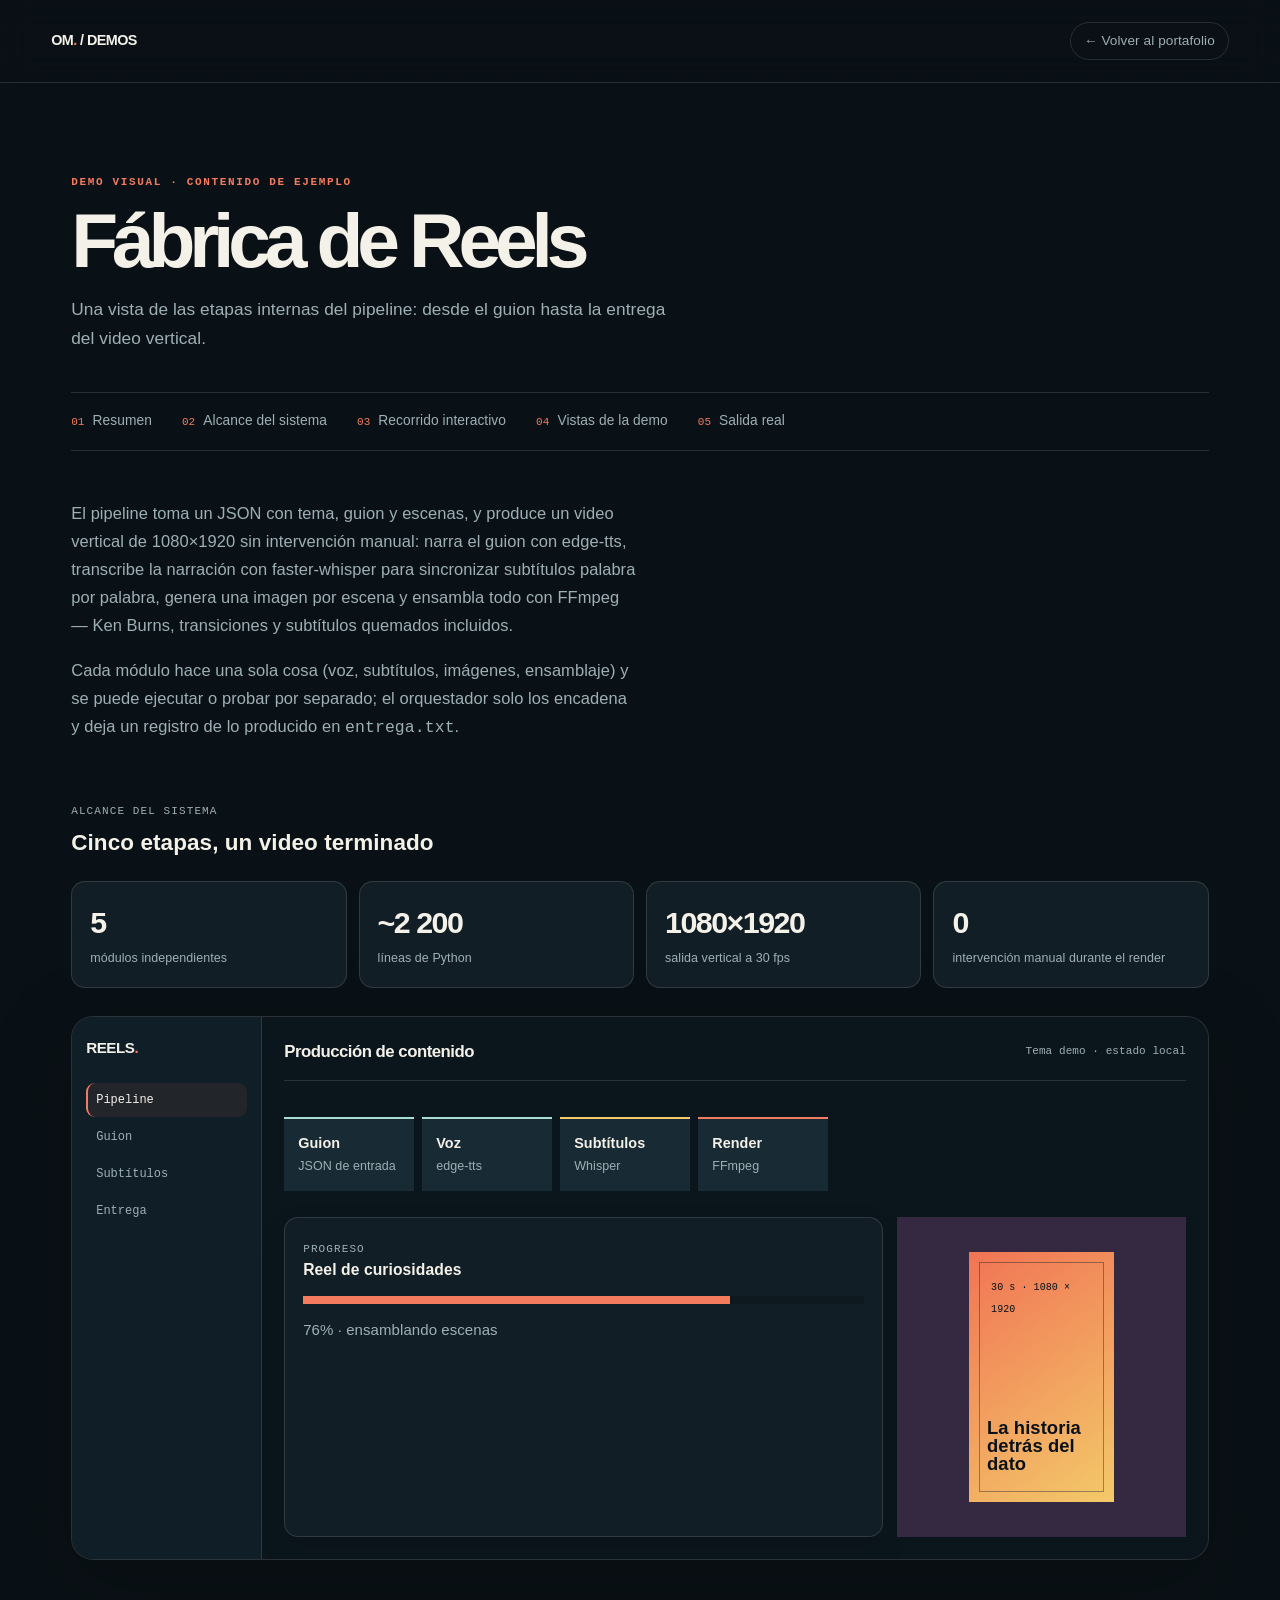
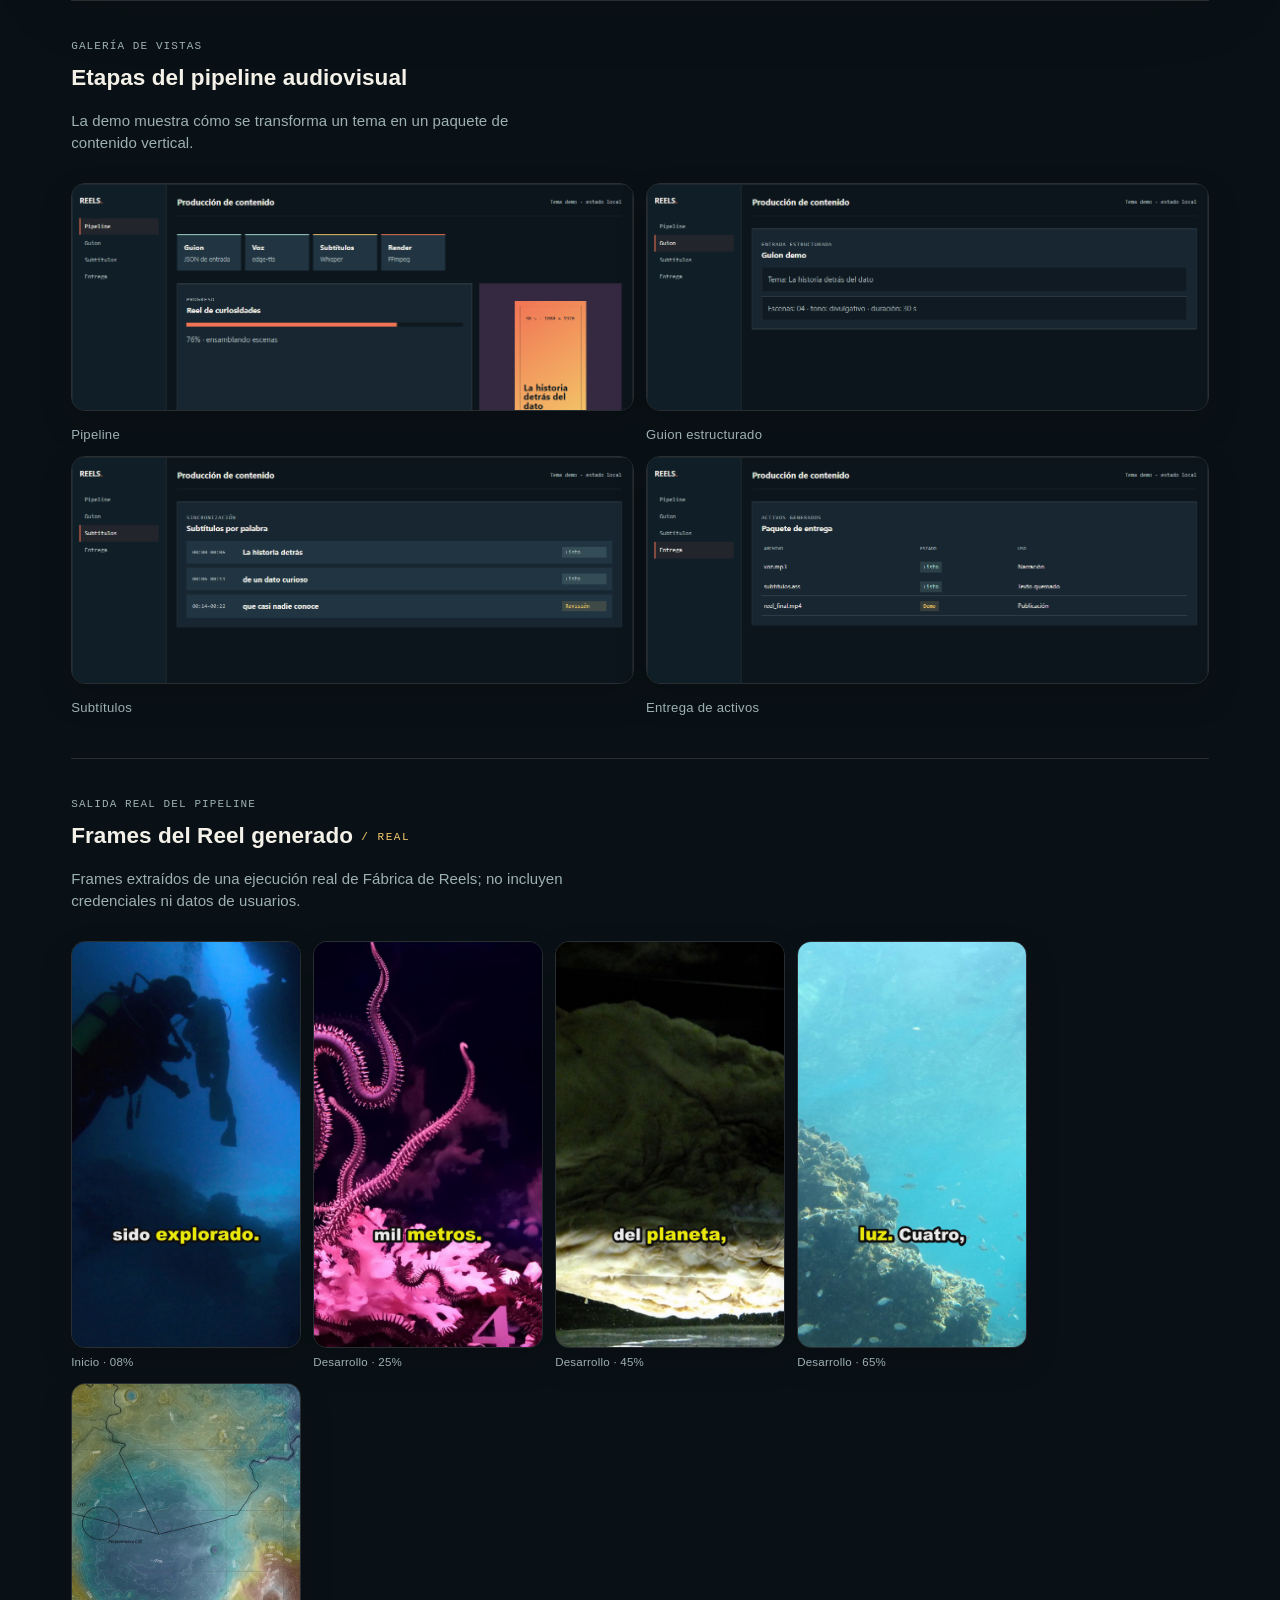
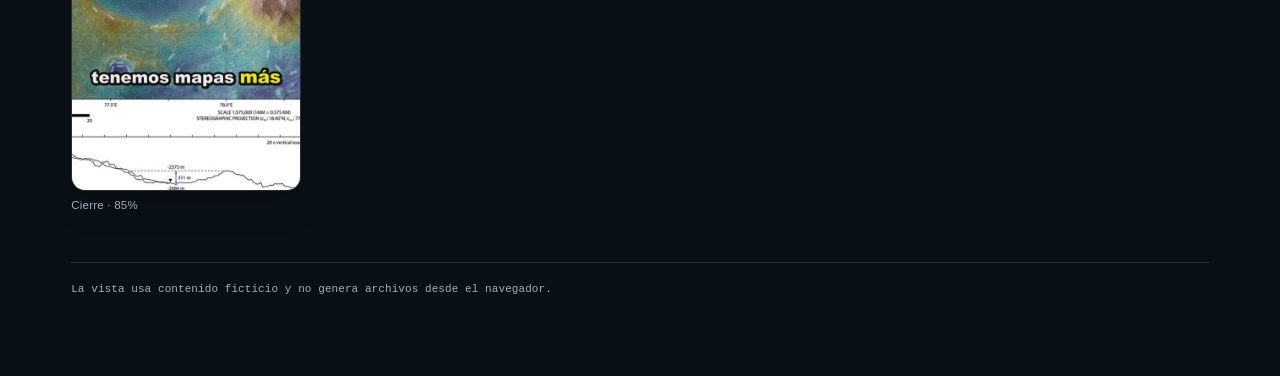
<file: demos/reels/index.html>
<!doctype html><html lang="es"><head><meta charset="utf-8"><meta name="viewport" content="width=device-width,initial-scale=1"><title>Fábrica de Reels | Demo visual</title><link rel="stylesheet" href="../demo.css"><link rel="stylesheet" href="../internal.css"></head><body><div class="demo-shell"><header class="demo-top"><a class="demo-brand" href="../../index.html">OM<span>.</span> / DEMOS</a><a class="demo-back" href="../../index.html">← Volver al portafolio</a></header><main class="demo-main"><p class="demo-kicker">Demo visual · contenido de ejemplo</p><h1 class="demo-title">Fábrica de Reels</h1><p class="demo-intro">Una vista de las etapas internas del pipeline: desde el guion hasta la entrega del video vertical.</p>

<nav class="toc" aria-label="Contenido de esta demo">
  <a href="#resumen"><span>01</span>Resumen</a>
  <a href="#alcance"><span>02</span>Alcance del sistema</a>
  <a href="#interactivo"><span>03</span>Recorrido interactivo</a>
  <a href="#vistas-demo"><span>04</span>Vistas de la demo</a>
  <a href="#capturas-reales"><span>05</span>Salida real</a>
</nav>

<section id="resumen" class="brief-section">
  <p>El pipeline toma un JSON con tema, guion y escenas, y produce un video vertical de 1080×1920 sin intervención manual: narra el guion con edge-tts, transcribe la narración con faster-whisper para sincronizar subtítulos palabra por palabra, genera una imagen por escena y ensambla todo con FFmpeg — Ken Burns, transiciones y subtítulos quemados incluidos.</p>
  <p>Cada módulo hace una sola cosa (voz, subtítulos, imágenes, ensamblaje) y se puede ejecutar o probar por separado; el orquestador solo los encadena y deja un registro de lo producido en <code>entrega.txt</code>.</p>
</section>

<section id="alcance" class="scale-section">
  <div class="evidence-heading"><span class="panel-label">Alcance del sistema</span><h2>Cinco etapas, un video terminado</h2></div>
  <div class="scale-grid">
    <div class="stat"><strong>5</strong><small>módulos independientes</small></div>
    <div class="stat"><strong>~2&nbsp;200</strong><small>líneas de Python</small></div>
    <div class="stat"><strong>1080×1920</strong><small>salida vertical a 30 fps</small></div>
    <div class="stat"><strong>0</strong><small>intervención manual durante el render</small></div>
  </div>
</section>

<section id="interactivo"><div class="screen-shell"><aside class="screen-nav"><strong>REELS<span>.</span></strong><button class="active" data-view="pipeline">Pipeline</button><button data-view="guion">Guion</button><button data-view="subtitulos">Subtítulos</button><button data-view="entrega">Entrega</button></aside><section class="screen-content"><div class="screen-top"><h3>Producción de contenido</h3><small>Tema demo · estado local</small></div><div class="screen-view active" data-screen="pipeline"><div class="pipeline"><div class="step"><strong>Guion</strong><small>JSON de entrada</small></div><div class="step"><strong>Voz</strong><small>edge-tts</small></div><div class="step"><strong>Subtítulos</strong><small>Whisper</small></div><div class="step"><strong>Render</strong><small>FFmpeg</small></div></div><div class="screen-columns" style="margin-top:14px"><div class="screen-box"><span class="panel-label">Progreso</span><h4>Reel de curiosidades</h4><div class="progress"><i></i></div><p class="muted">76% · ensamblando escenas</p></div><div class="reel-preview"><div class="reel-frame"><span>30 s · 1080 × 1920</span><strong>La historia detrás del dato</strong></div></div></div></div><div class="screen-view" data-screen="guion"><div class="screen-box"><span class="panel-label">Entrada estructurada</span><h4>Guion demo</h4><div class="field">Tema: La historia detrás del dato</div><div class="field" style="margin-top:10px">Escenas: 04 · tono: divulgativo · duración: 30 s</div></div></div><div class="screen-view" data-screen="subtitulos"><div class="screen-box"><span class="panel-label">Sincronización</span><h4>Subtítulos por palabra</h4><div class="timeline"><div class="timeline-row"><span>00:00-00:06</span><strong>La historia detrás</strong><span class="badge">Listo</span></div><div class="timeline-row"><span>00:06-00:14</span><strong>de un dato curioso</strong><span class="badge">Listo</span></div><div class="timeline-row"><span>00:14-00:22</span><strong>que casi nadie conoce</strong><span class="badge warn">Revisión</span></div></div></div></div><div class="screen-view" data-screen="entrega"><div class="screen-box"><span class="panel-label">Activos generados</span><h4>Paquete de entrega</h4><table class="screen-table"><tr><th>Archivo</th><th>Estado</th><th>Uso</th></tr><tr><td>voz.mp3</td><td><span class="badge">Listo</span></td><td>Narración</td></tr><tr><td>subtitulos.ass</td><td><span class="badge">Listo</span></td><td>Texto quemado</td></tr><tr><td>reel_final.mp4</td><td><span class="badge warn">Demo</span></td><td>Publicación</td></tr></table></div></div></section></div></section><section id="vistas-demo" class="evidence-section">
  <div class="evidence-heading"><span class="panel-label">Galería de vistas</span><h2>Etapas del pipeline audiovisual</h2><p>La demo muestra cómo se transforma un tema en un paquete de contenido vertical.</p></div>
  <figure class="gallery gallery-wide">
    <div><img src="../../assets/capturas/reels/01-pipeline.png" loading="lazy" decoding="async" alt="Pipeline de producción de Reels"><figcaption>Pipeline</figcaption></div>
    <div><img src="../../assets/capturas/reels/02-guion.png" loading="lazy" decoding="async" alt="Guion estructurado de un Reel"><figcaption>Guion estructurado</figcaption></div>
    <div><img src="../../assets/capturas/reels/03-subtitulos.png" loading="lazy" decoding="async" alt="Sincronización de subtítulos"><figcaption>Subtítulos</figcaption></div>
    <div><img src="../../assets/capturas/reels/04-entrega.png" loading="lazy" decoding="async" alt="Paquete de entrega del Reel"><figcaption>Entrega de activos</figcaption></div>
  </figure>
</section>
<section id="capturas-reales" class="evidence-section real-evidence">
  <div class="evidence-heading"><span class="panel-label">Salida real del pipeline</span><h2>Frames del Reel generado</h2><p>Frames extraídos de una ejecución real de Fábrica de Reels; no incluyen credenciales ni datos de usuarios.</p></div>
  <figure class="gallery gallery-phone">
    <div><img src="../../assets/capturas/reels-real/frame_08pct.png" loading="lazy" decoding="async" alt="Frame real inicial del Reel"><figcaption>Inicio · 08%</figcaption></div>
    <div><img src="../../assets/capturas/reels-real/frame_25pct.png" loading="lazy" decoding="async" alt="Frame real del Reel al 25 por ciento"><figcaption>Desarrollo · 25%</figcaption></div>
    <div><img src="../../assets/capturas/reels-real/frame_45pct.png" loading="lazy" decoding="async" alt="Frame real del Reel al 45 por ciento"><figcaption>Desarrollo · 45%</figcaption></div>
    <div><img src="../../assets/capturas/reels-real/frame_65pct.png" loading="lazy" decoding="async" alt="Frame real del Reel al 65 por ciento"><figcaption>Desarrollo · 65%</figcaption></div>
    <div><img src="../../assets/capturas/reels-real/frame_85pct.png" loading="lazy" decoding="async" alt="Frame real final del Reel"><figcaption>Cierre · 85%</figcaption></div>
  </figure>
</section>
<footer class="demo-footer">La vista usa contenido ficticio y no genera archivos desde el navegador.</footer></main></div><script src="../demo-ui.js"></script></body></html>
</file>
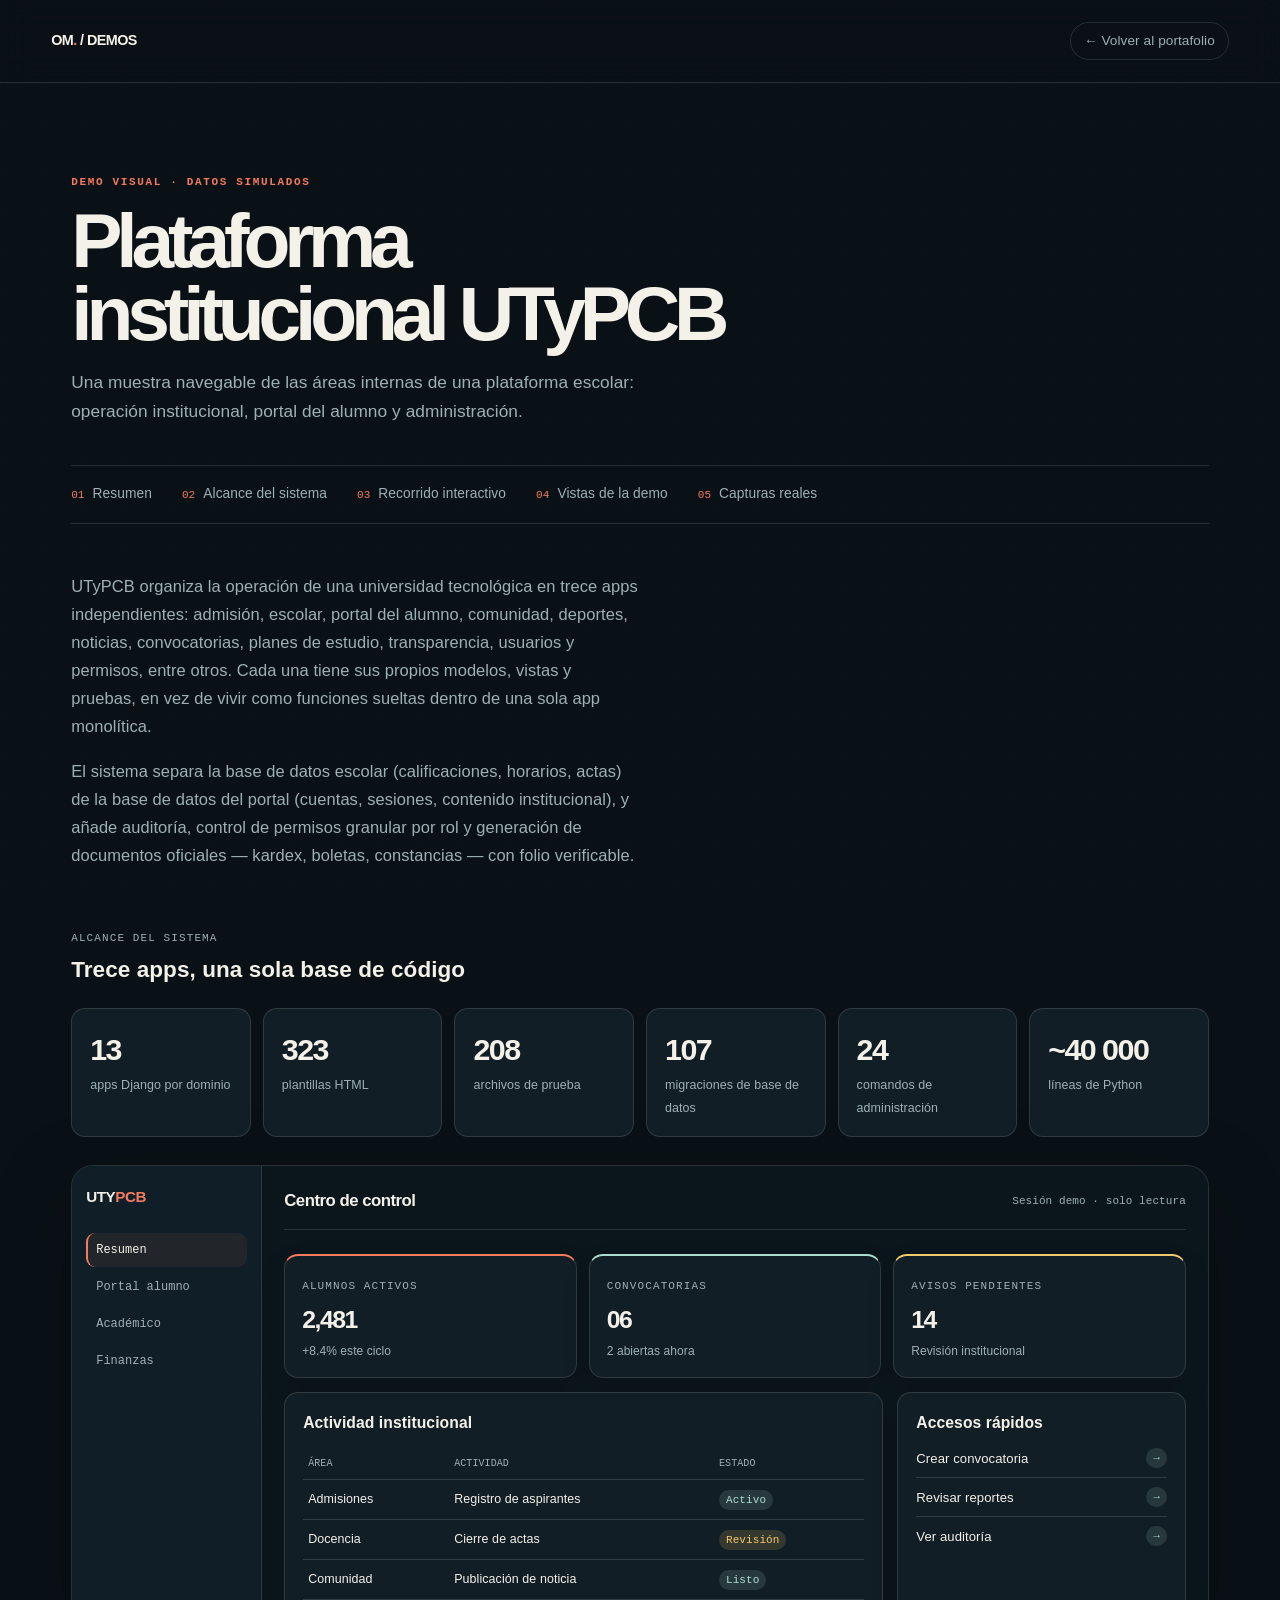
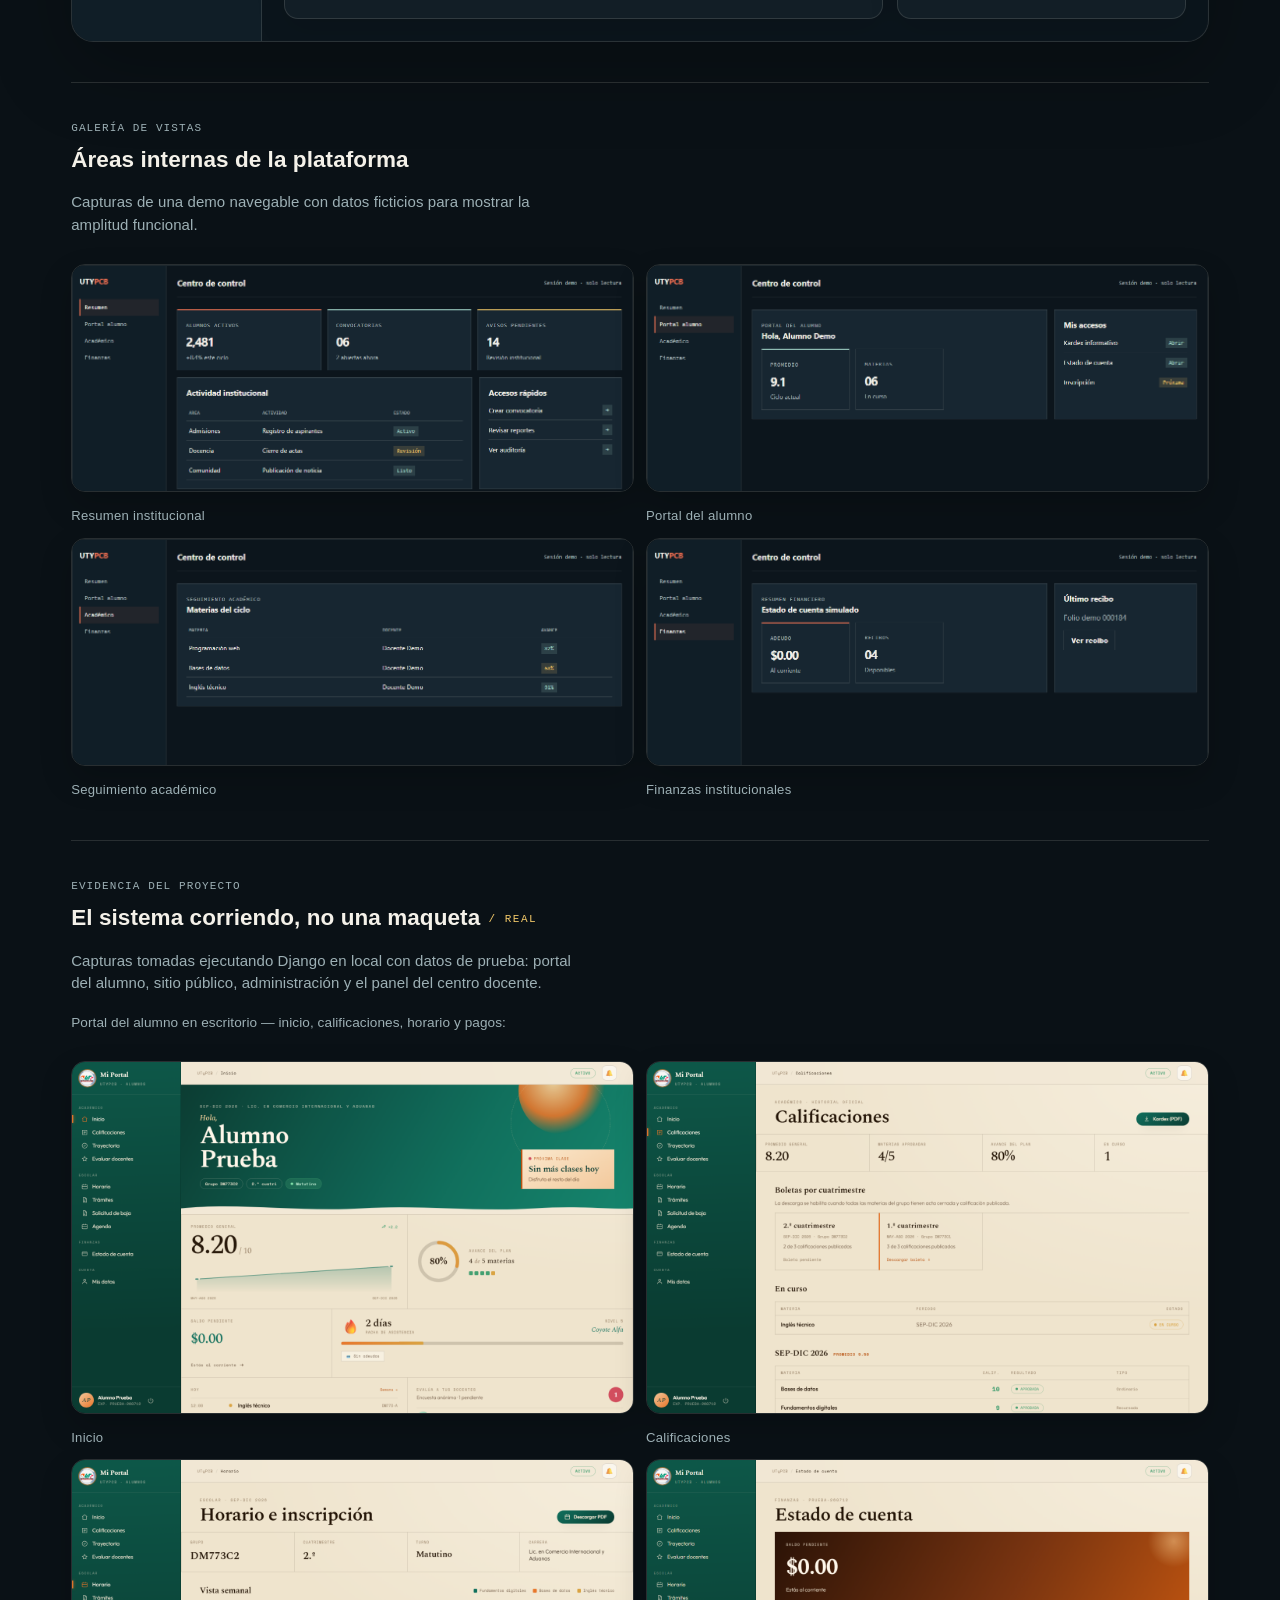
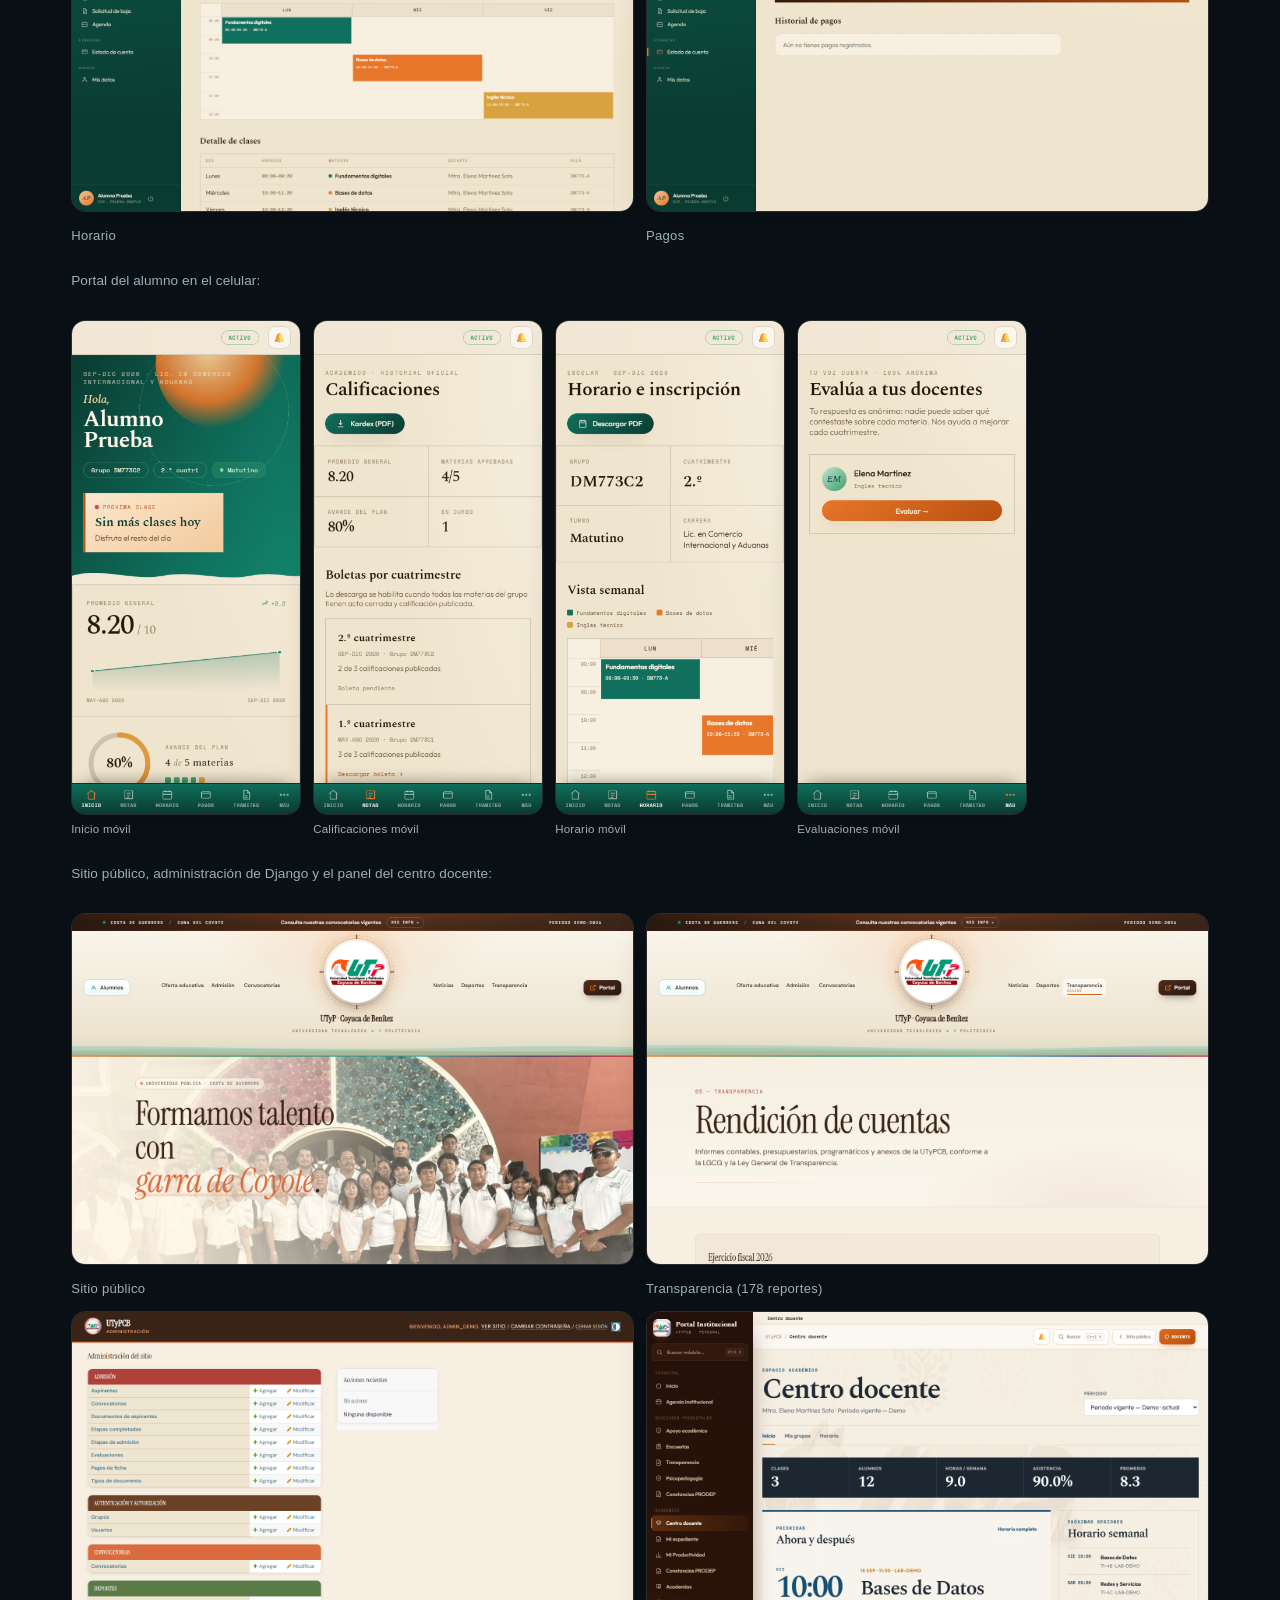
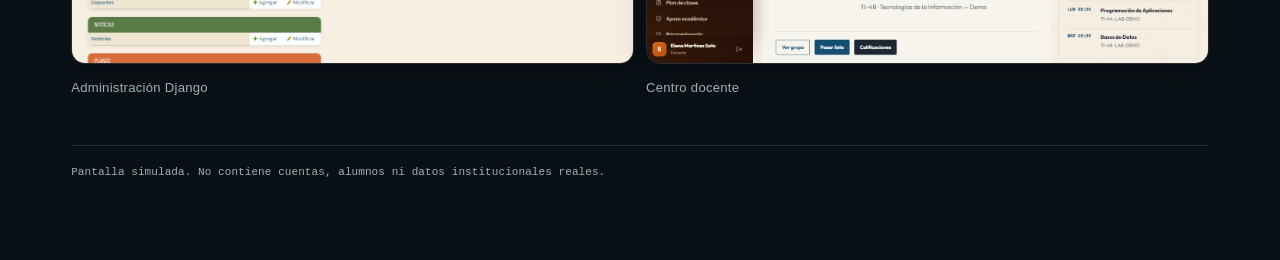
<file: demos/utypcb/index.html>
<!doctype html><html lang="es"><head><meta charset="utf-8"><meta name="viewport" content="width=device-width,initial-scale=1"><title>UTyPCB | Demo visual</title><link rel="stylesheet" href="../demo.css"><link rel="stylesheet" href="../internal.css"></head><body><div class="demo-shell"><header class="demo-top"><a class="demo-brand" href="../../index.html">OM<span>.</span> / DEMOS</a><a class="demo-back" href="../../index.html">← Volver al portafolio</a></header><main class="demo-main"><p class="demo-kicker">Demo visual · datos simulados</p><h1 class="demo-title">Plataforma institucional UTyPCB</h1><p class="demo-intro">Una muestra navegable de las áreas internas de una plataforma escolar: operación institucional, portal del alumno y administración.</p>

<nav class="toc" aria-label="Contenido de esta demo">
  <a href="#resumen"><span>01</span>Resumen</a>
  <a href="#alcance"><span>02</span>Alcance del sistema</a>
  <a href="#interactivo"><span>03</span>Recorrido interactivo</a>
  <a href="#vistas-demo"><span>04</span>Vistas de la demo</a>
  <a href="#capturas-reales"><span>05</span>Capturas reales</a>
</nav>

<section id="resumen" class="brief-section">
  <p>UTyPCB organiza la operación de una universidad tecnológica en trece apps independientes: admisión, escolar, portal del alumno, comunidad, deportes, noticias, convocatorias, planes de estudio, transparencia, usuarios y permisos, entre otros. Cada una tiene sus propios modelos, vistas y pruebas, en vez de vivir como funciones sueltas dentro de una sola app monolítica.</p>
  <p>El sistema separa la base de datos escolar (calificaciones, horarios, actas) de la base de datos del portal (cuentas, sesiones, contenido institucional), y añade auditoría, control de permisos granular por rol y generación de documentos oficiales — kardex, boletas, constancias — con folio verificable.</p>
</section>

<section id="alcance" class="scale-section">
  <div class="evidence-heading"><span class="panel-label">Alcance del sistema</span><h2>Trece apps, una sola base de código</h2></div>
  <div class="scale-grid">
    <div class="stat"><strong>13</strong><small>apps Django por dominio</small></div>
    <div class="stat"><strong>323</strong><small>plantillas HTML</small></div>
    <div class="stat"><strong>208</strong><small>archivos de prueba</small></div>
    <div class="stat"><strong>107</strong><small>migraciones de base de datos</small></div>
    <div class="stat"><strong>24</strong><small>comandos de administración</small></div>
    <div class="stat"><strong>~40&nbsp;000</strong><small>líneas de Python</small></div>
  </div>
</section>

<section id="interactivo"><div class="screen-shell"><aside class="screen-nav"><strong>UTY<span>PCB</span></strong><button class="active" data-view="dashboard">Resumen</button><button data-view="portal">Portal alumno</button><button data-view="academico">Académico</button><button data-view="finanzas">Finanzas</button></aside><section class="screen-content"><div class="screen-top"><h3>Centro de control</h3><small>Sesión demo · solo lectura</small></div><div class="screen-view active" data-screen="dashboard"><div class="mini-grid"><div class="mini-card accent"><span class="panel-label">Alumnos activos</span><strong>2,481</strong><p>+8.4% este ciclo</p></div><div class="mini-card mint"><span class="panel-label">Convocatorias</span><strong>06</strong><p>2 abiertas ahora</p></div><div class="mini-card yellow"><span class="panel-label">Avisos pendientes</span><strong>14</strong><p>Revisión institucional</p></div></div><div class="screen-columns" style="margin-top:14px"><div class="screen-box"><h4>Actividad institucional</h4><table class="screen-table"><tr><th>Área</th><th>Actividad</th><th>Estado</th></tr><tr><td>Admisiones</td><td>Registro de aspirantes</td><td><span class="badge">Activo</span></td></tr><tr><td>Docencia</td><td>Cierre de actas</td><td><span class="badge warn">Revisión</span></td></tr><tr><td>Comunidad</td><td>Publicación de noticia</td><td><span class="badge">Listo</span></td></tr></table></div><div class="screen-box"><h4>Accesos rápidos</h4><div class="screen-list"><div><span>Crear convocatoria</span><span class="badge">→</span></div><div><span>Revisar reportes</span><span class="badge">→</span></div><div><span>Ver auditoría</span><span class="badge">→</span></div></div></div></div></div><div class="screen-view" data-screen="portal"><div class="screen-columns"><div class="screen-box"><span class="panel-label">Portal del alumno</span><h4>Hola, Alumno Demo</h4><div class="mini-grid"><div class="mini-card mint"><span class="panel-label">Promedio</span><strong>9.1</strong><p>Ciclo actual</p></div><div class="mini-card"><span class="panel-label">Materias</span><strong>06</strong><p>En curso</p></div></div></div><div class="screen-box"><h4>Mis accesos</h4><div class="screen-list"><div><span>Kardex informativo</span><span class="badge">Abrir</span></div><div><span>Estado de cuenta</span><span class="badge">Abrir</span></div><div><span>Inscripción</span><span class="badge warn">Próxima</span></div></div></div></div></div><div class="screen-view" data-screen="academico"><div class="screen-box"><span class="panel-label">Seguimiento académico</span><h4>Materias del ciclo</h4><table class="screen-table"><tr><th>Materia</th><th>Docente</th><th>Avance</th></tr><tr><td>Programación web</td><td>Docente Demo</td><td><span class="badge">82%</span></td></tr><tr><td>Bases de datos</td><td>Docente Demo</td><td><span class="badge warn">68%</span></td></tr><tr><td>Inglés técnico</td><td>Docente Demo</td><td><span class="badge">91%</span></td></tr></table></div></div><div class="screen-view" data-screen="finanzas"><div class="screen-columns"><div class="screen-box"><span class="panel-label">Resumen financiero</span><h4>Estado de cuenta simulado</h4><div class="mini-grid"><div class="mini-card accent"><span class="panel-label">Adeudo</span><strong>$0.00</strong><p>Al corriente</p></div><div class="mini-card"><span class="panel-label">Recibos</span><strong>04</strong><p>Disponibles</p></div></div></div><div class="screen-box"><h4>Último recibo</h4><p class="muted">Folio demo 000184</p><button class="demo-button secondary" onclick="alert('Vista simulada: no se genera ni descarga un recibo real.')">Ver recibo</button></div></div></div></section></div></section><section id="vistas-demo" class="evidence-section">
  <div class="evidence-heading"><span class="panel-label">Galería de vistas</span><h2>Áreas internas de la plataforma</h2><p>Capturas de una demo navegable con datos ficticios para mostrar la amplitud funcional.</p></div>
  <figure class="gallery gallery-wide">
    <div><img src="../../assets/capturas/utypcb/01-resumen.png" loading="lazy" decoding="async" alt="Resumen institucional de UTyPCB"><figcaption>Resumen institucional</figcaption></div>
    <div><img src="../../assets/capturas/utypcb/02-portal-alumno.png" loading="lazy" decoding="async" alt="Portal del alumno de UTyPCB"><figcaption>Portal del alumno</figcaption></div>
    <div><img src="../../assets/capturas/utypcb/03-academico.png" loading="lazy" decoding="async" alt="Módulo académico de UTyPCB"><figcaption>Seguimiento académico</figcaption></div>
    <div><img src="../../assets/capturas/utypcb/04-finanzas.png" loading="lazy" decoding="async" alt="Módulo financiero de UTyPCB"><figcaption>Finanzas institucionales</figcaption></div>
  </figure>
</section>
<section id="capturas-reales" class="evidence-section real-evidence">
  <div class="evidence-heading"><span class="panel-label">Evidencia del proyecto</span><h2>El sistema corriendo, no una maqueta</h2><p>Capturas tomadas ejecutando Django en local con datos de prueba: portal del alumno, sitio público, administración y el panel del centro docente.</p></div>
  <p class="evidence-note">Portal del alumno en escritorio — inicio, calificaciones, horario y pagos:</p>
  <figure class="gallery gallery-wide">
    <div><img src="../../assets/capturas/utypcb-real/01-inicio.png" loading="lazy" decoding="async" alt="Vista real de inicio UTyPCB"><figcaption>Inicio</figcaption></div>
    <div><img src="../../assets/capturas/utypcb-real/02-calificaciones.png" loading="lazy" decoding="async" alt="Vista real de calificaciones UTyPCB"><figcaption>Calificaciones</figcaption></div>
    <div><img src="../../assets/capturas/utypcb-real/03-horario.png" loading="lazy" decoding="async" alt="Vista real de horario UTyPCB"><figcaption>Horario</figcaption></div>
    <div><img src="../../assets/capturas/utypcb-real/04-pagos.png" loading="lazy" decoding="async" alt="Vista real de pagos UTyPCB"><figcaption>Pagos</figcaption></div>
  </figure>
  <p class="evidence-note">Portal del alumno en el celular:</p>
  <figure class="gallery gallery-phone">
    <div><img src="../../assets/capturas/utypcb-real/05-inicio-movil.png" loading="lazy" decoding="async" alt="Vista móvil real de inicio UTyPCB"><figcaption>Inicio móvil</figcaption></div>
    <div><img src="../../assets/capturas/utypcb-real/06-calificaciones-movil.png" loading="lazy" decoding="async" alt="Vista móvil real de calificaciones UTyPCB"><figcaption>Calificaciones móvil</figcaption></div>
    <div><img src="../../assets/capturas/utypcb-real/07-horario-movil.png" loading="lazy" decoding="async" alt="Vista móvil real de horario UTyPCB"><figcaption>Horario móvil</figcaption></div>
    <div><img src="../../assets/capturas/utypcb-real/08-evaluaciones-movil.png" loading="lazy" decoding="async" alt="Vista móvil real de evaluaciones UTyPCB"><figcaption>Evaluaciones móvil</figcaption></div>
  </figure>
  <p class="evidence-note">Sitio público, administración de Django y el panel del centro docente:</p>
  <figure class="gallery gallery-wide">
    <div><img src="../../assets/capturas/utypcb-real/09-home-publico.png" loading="lazy" decoding="async" alt="Sitio público institucional de UTyPCB"><figcaption>Sitio público</figcaption></div>
    <div><img src="../../assets/capturas/utypcb-real/10-transparencia.png" loading="lazy" decoding="async" alt="Sección de transparencia con reportes reales"><figcaption>Transparencia (178 reportes)</figcaption></div>
    <div><img src="../../assets/capturas/utypcb-real/11-admin-django.png" loading="lazy" decoding="async" alt="Panel de administración de Django con las trece apps"><figcaption>Administración Django</figcaption></div>
    <div><img src="../../assets/capturas/utypcb-real/12-centro-docente-mis-cursos.png" loading="lazy" decoding="async" alt="Panel del centro docente con grupos, horario y asistencia"><figcaption>Centro docente</figcaption></div>
  </figure>
</section>
<footer class="demo-footer">Pantalla simulada. No contiene cuentas, alumnos ni datos institucionales reales.</footer></main></div><script src="../demo-ui.js"></script></body></html>
</file>
<file: styles.css>
:root {
  --ink: #101820;
  --ink-soft: #1b2a33;
  --paper: #f4f1ea;
  --muted: #a9b4b4;
  --line: rgba(244, 241, 234, .16);
  --accent: #f06d4f;
  --accent-soft: #ffb28f;
  --cyan: #a3d9d0;
  --radius: 2px;
}

* { box-sizing: border-box; }
html { scroll-behavior: smooth; }
body { margin: 0; background: var(--ink); color: var(--paper); font-family: "Segoe UI", Arial, sans-serif; font-size: 16px; line-height: 1.55; }
a { color: inherit; text-decoration: none; }
.site-header { align-items: center; border-bottom: 1px solid var(--line); display: flex; height: 78px; justify-content: space-between; margin: 0 auto; max-width: 1240px; padding: 0 32px; }
.brand { font-size: 1.25rem; font-weight: 800; letter-spacing: -.08em; }
.brand span { color: var(--accent); }
nav { display: flex; gap: 28px; }
nav a, .header-link { color: var(--muted); font-size: .88rem; transition: color .2s ease; }
nav a:hover, .header-link:hover, .project-link:hover { color: var(--accent-soft); }
.header-link { border-bottom: 1px solid var(--accent); color: var(--paper); padding-bottom: 2px; }
.hero, .projects-section, .approach-section, .contact-section { margin: 0 auto; max-width: 1240px; padding-left: 32px; padding-right: 32px; }
.hero { display: grid; gap: 80px; grid-template-columns: minmax(0, 1.5fr) minmax(220px, .5fr); min-height: 600px; padding-bottom: 110px; padding-top: 110px; }
.eyebrow { color: var(--accent-soft); font-family: Consolas, monospace; font-size: .72rem; letter-spacing: .14em; margin: 0 0 22px; text-transform: uppercase; }
h1, h2, h3, p { margin-top: 0; }
h1 { font-size: clamp(3.5rem, 8vw, 7.8rem); font-weight: 700; letter-spacing: -.085em; line-height: .92; margin-bottom: 34px; max-width: 900px; }
.hero-text { color: var(--muted); font-size: 1.15rem; max-width: 520px; }
.hero-actions, .contact-actions { align-items: center; display: flex; flex-wrap: wrap; gap: 14px; margin-top: 34px; }
.button { border: 1px solid var(--line); display: inline-flex; font-size: .9rem; font-weight: 700; padding: 12px 18px; transition: background .2s ease, color .2s ease, transform .2s ease; }
.button:hover { transform: translateY(-2px); }
.button-primary { background: var(--accent); border-color: var(--accent); color: var(--ink); }
.button-primary:hover { background: var(--accent-soft); border-color: var(--accent-soft); }
.button-quiet { color: var(--paper); }
.button-quiet span { color: var(--accent-soft); margin-left: 12px; }
.hero-note { align-self: end; border-left: 1px solid var(--accent); color: var(--muted); margin-bottom: 18px; padding-left: 22px; }
.note-index { color: var(--accent); display: block; font-family: Consolas, monospace; font-size: .76rem; margin-bottom: 20px; }
.hero-note p { font-size: .96rem; max-width: 230px; }
.note-line { background: var(--accent); display: block; height: 1px; margin-top: 42px; width: 80px; }
.projects-section { border-top: 1px solid var(--line); padding-bottom: 130px; padding-top: 104px; }
.section-heading { display: grid; gap: 24px; grid-template-columns: 1fr 1.3fr 1fr; margin-bottom: 70px; }
.section-heading h2, .approach-statement h2, .contact-card h2 { font-size: clamp(2rem, 4vw, 4rem); letter-spacing: -.06em; line-height: .98; margin-bottom: 0; }
.section-heading > p:last-child { color: var(--muted); max-width: 285px; }
.projects-grid { display: grid; gap: 20px; grid-template-columns: repeat(2, 1fr); }
.project-card { background: var(--ink-soft); border: 1px solid var(--line); display: grid; grid-template-rows: 210px 1fr; min-height: 450px; overflow: hidden; }
.project-card-wide { grid-column: span 2; grid-template-columns: 1.15fr .85fr; grid-template-rows: 1fr; min-height: 390px; }
.project-visual { align-items: end; display: flex; flex-direction: column; justify-content: space-between; padding: 28px; position: relative; }
.project-visual span { align-self: flex-start; font-size: clamp(2.5rem, 6vw, 6rem); font-weight: 800; letter-spacing: -.1em; line-height: .85; }
.project-visual i { align-self: flex-end; color: rgba(16,24,32,.7); font-family: Consolas, monospace; font-size: .72rem; font-style: normal; letter-spacing: .08em; text-transform: uppercase; }
.visual-utypcb { background: var(--cyan); color: var(--ink); }
.visual-utypcb::after { border: 1px solid rgba(16,24,32,.3); content: ""; inset: 22px; position: absolute; }
.visual-payments { background: var(--accent); color: var(--ink); }
.visual-payments span { font-size: 7rem; }
.visual-centinela { background: #d7d2c5; color: var(--ink); }
.visual-centinela::before { border: 1px solid rgba(16,24,32,.35); border-radius: 50%; content: ""; height: 150px; position: absolute; right: 40px; top: 32px; width: 150px; }
.visual-reels { background: #d0a5f5; color: var(--ink); }
.project-body { display: flex; flex-direction: column; padding: 28px; }
.project-meta { color: var(--accent-soft); display: flex; font-family: Consolas, monospace; font-size: .7rem; justify-content: space-between; letter-spacing: .06em; margin-bottom: 40px; text-transform: uppercase; }
.project-body h3 { font-size: 1.8rem; letter-spacing: -.06em; margin-bottom: 12px; }
.project-body p { color: var(--muted); margin-bottom: 26px; max-width: 420px; }
.project-link { border-bottom: 1px solid var(--accent); color: var(--paper); font-size: .88rem; font-weight: 700; margin-top: auto; padding-bottom: 4px; width: fit-content; }
.project-link span { color: var(--accent-soft); margin-left: 9px; }
.approach-section { border-top: 1px solid var(--line); display: grid; gap: 100px; grid-template-columns: 1fr 1fr; padding-bottom: 130px; padding-top: 108px; }
.approach-statement h2 { max-width: 520px; }
.approach-list { border-top: 1px solid var(--line); }
.approach-item { border-bottom: 1px solid var(--line); display: grid; gap: 24px; grid-template-columns: 40px 1fr; padding: 24px 0; }
.approach-item > span { color: var(--accent); font-family: Consolas, monospace; font-size: .76rem; }
.approach-item h3 { font-size: 1.1rem; margin-bottom: 8px; }
.approach-item p { color: var(--muted); font-size: .95rem; margin-bottom: 0; max-width: 380px; }
.contact-section { padding-bottom: 72px; }
.contact-card { background: var(--accent); color: var(--ink); padding: 64px; }
.contact-card .eyebrow { color: var(--ink); opacity: .65; }
.contact-card h2 { max-width: 680px; }
.contact-card > p:not(.eyebrow) { margin-top: 22px; max-width: 560px; }
.contact-card .button-primary { background: var(--ink); border-color: var(--ink); color: var(--paper); }
.contact-card .button-primary:hover { background: var(--ink-soft); }
.contact-card .button-quiet { border-color: rgba(16, 24, 32, .55); color: var(--ink); }
.contact-card .button-quiet:hover { background: rgba(16, 24, 32, .1); }
.contact-placeholder { font-family: Consolas, monospace; font-size: .7rem; max-width: 220px; opacity: .7; }
.site-footer { color: var(--muted); display: flex; font-family: Consolas, monospace; font-size: .68rem; justify-content: space-between; margin: 0 auto; max-width: 1240px; padding: 30px 32px 46px; text-transform: uppercase; }
.reveal { opacity: 0; transform: translateY(18px); transition: opacity .7s ease, transform .7s ease; }
.reveal.is-visible { opacity: 1; transform: translateY(0); }
.reveal-delay { transition-delay: .12s; }
.reveal-delay-1 { transition-delay: .08s; }
.reveal-delay-2 { transition-delay: .16s; }
@media (max-width: 800px) { .site-header { padding: 0 20px; } nav { display: none; } .hero, .projects-section, .approach-section, .contact-section { padding-left: 20px; padding-right: 20px; } .hero { display: block; min-height: auto; padding-bottom: 90px; padding-top: 78px; } h1 { font-size: clamp(3.35rem, 17vw, 5.4rem); } .hero-note { margin-top: 72px; } .section-heading, .approach-section { display: block; } .section-heading h2 { margin-bottom: 24px; } .section-heading > p:last-child { max-width: 460px; } .projects-grid { display: block; } .project-card, .project-card-wide { display: grid; grid-template-columns: 1fr; grid-template-rows: 210px 1fr; margin-bottom: 20px; min-height: 0; } .project-card-wide { min-height: 0; } .project-body { min-height: 260px; } .approach-list { margin-top: 60px; } .contact-card { padding: 36px 26px; } .site-footer { align-items: flex-start; flex-direction: column; gap: 12px; padding-left: 20px; padding-right: 20px; } }
@media (prefers-reduced-motion: reduce) { html { scroll-behavior: auto; } .reveal { opacity: 1; transform: none; transition: none; } .button { transition: none; } }

/* Visual evidence: safe local demo captures, not production data. */
.project-visual {
  background-size: cover;
  background-position: center top;
  position: relative;
  overflow: hidden;
}

.project-visual::after {
  content: "CAPTURA REAL · DATOS DE PRUEBA";
  position: absolute;
  left: 1rem;
  bottom: 1rem;
  padding: .35rem .55rem;
  border: 1px solid rgba(255,255,255,.35);
  background: rgba(10, 16, 24, .78);
  color: #fff;
  font-size: .62rem;
  letter-spacing: .12em;
  z-index: 2;
}

.visual-utypcb { background-image: url('assets/capturas/utypcb-real/12-centro-docente-mis-cursos.png'); }
.visual-payments { background-image: url('assets/capturas/pagos-real/02-panel-director.png'); }
.visual-centinela { background-image: url('assets/capturas/centinela-real/01-mapa-alertas.png'); }
.visual-reels { background-image: url('assets/capturas/reels-real/montaje.jpg'); }
.project-link-live { color: var(--coral, #f47b5d); font-weight: 700; }
.project-link-live:hover { color: var(--mint, #a8ddd0); }

/* Miniaturas con captura real: etiquetas legibles y sin adornos heredados. */
.project-card .project-visual { background-color: #0d151c; background-position: top left; background-size: cover; box-shadow: inset 0 -70px 60px -50px rgba(9, 18, 30, .6); padding: 16px; }
.project-card .visual-reels { background-position: center; }
.project-card .project-visual::before { content: none; }
.project-card .project-visual::after { border: 1px solid rgba(255, 255, 255, .3); bottom: 14px; left: 14px; right: auto; top: auto; }
.project-card .project-visual span,
.project-card .visual-payments span { background: rgba(10, 16, 24, .84); color: #fff; font-family: Consolas, monospace; font-size: .78rem; font-weight: 700; letter-spacing: .1em; line-height: 1.2; padding: 6px 10px; text-transform: uppercase; }
.project-card .project-visual i { background: rgba(10, 16, 24, .84); color: #d6e2e8; padding: 6px 10px; }
@media (max-width: 1100px) { .project-card .project-visual i { display: none; } }
</file>
<file: demos/demo.css>
:root{--navy:#0f1a22;--panel:#172631;--panel2:#203441;--paper:#f2f0e9;--muted:#a9b8ba;--line:rgba(242,240,233,.14);--coral:#f17455;--mint:#a8ddd0;--yellow:#f3c969;--danger:#ff7b67}*{box-sizing:border-box}body{margin:0;background:var(--navy);color:var(--paper);font:15px/1.5 "Segoe UI",Arial,sans-serif}a{color:inherit;text-decoration:none}.demo-shell{min-height:100vh}.demo-top{align-items:center;border-bottom:1px solid var(--line);display:flex;gap:24px;justify-content:space-between;padding:22px clamp(20px,4vw,60px)}.demo-brand{font-weight:800;letter-spacing:-.05em}.demo-brand span{color:var(--coral)}.demo-back{color:var(--muted);font-size:.85rem}.demo-back:hover{color:var(--paper)}.demo-main{margin:auto;max-width:1240px;padding:54px clamp(20px,4vw,60px) 80px}.demo-kicker{color:var(--coral);font:11px Consolas,monospace;letter-spacing:.15em;text-transform:uppercase}.demo-title{font-size:clamp(2.4rem,6vw,5.6rem);letter-spacing:-.08em;line-height:.95;margin:16px 0 18px;max-width:800px}.demo-intro{color:var(--muted);font-size:1.05rem;max-width:600px}.demo-grid{display:grid;gap:18px;grid-template-columns:repeat(12,1fr);margin-top:48px}.demo-panel{background:var(--panel);border:1px solid var(--line);padding:24px}.span-4{grid-column:span 4}.span-5{grid-column:span 5}.span-7{grid-column:span 7}.span-8{grid-column:span 8}.span-12{grid-column:span 12}.panel-label{color:var(--muted);font:11px Consolas,monospace;letter-spacing:.1em;text-transform:uppercase}.panel-title{font-size:1.4rem;letter-spacing:-.04em;margin:8px 0 20px}.stat-row{display:flex;gap:12px;margin-top:20px}.stat{background:var(--panel2);flex:1;padding:16px}.stat strong{display:block;font-size:1.7rem;letter-spacing:-.06em}.stat small{color:var(--muted);font-size:.75rem}.list{display:grid;gap:10px}.list-row{align-items:center;border-bottom:1px solid var(--line);display:flex;gap:12px;justify-content:space-between;padding:12px 0}.list-row:last-child{border-bottom:0}.muted{color:var(--muted)}.badge{background:rgba(168,221,208,.14);color:var(--mint);font:11px Consolas,monospace;padding:4px 7px}.badge.warn{background:rgba(243,201,105,.15);color:var(--yellow)}.badge.danger{background:rgba(255,123,103,.15);color:var(--danger)}.demo-button{background:var(--coral);border:0;color:var(--navy);cursor:pointer;font-weight:800;padding:10px 14px}.demo-button.secondary{background:transparent;border:1px solid var(--line);color:var(--paper)}.demo-button:hover{filter:brightness(1.1)}.demo-footer{border-top:1px solid var(--line);color:var(--muted);font:11px Consolas,monospace;margin-top:48px;padding-top:20px}.map-sim{background:linear-gradient(135deg,#17363b,#21343b);min-height:320px;overflow:hidden;position:relative}.map-sim:before{background:repeating-linear-gradient(28deg,transparent 0 44px,rgba(168,221,208,.1) 45px 46px),repeating-linear-gradient(118deg,transparent 0 64px,rgba(168,221,208,.08) 65px 66px);content:"";inset:0;position:absolute}.zone{border:1px solid rgba(243,201,105,.65);height:90px;position:absolute;width:150px}.zone.one{left:16%;top:28%;transform:rotate(-8deg)}.zone.two{right:18%;top:18%;transform:rotate(12deg)}.zone.three{bottom:16%;left:40%;transform:rotate(4deg)}.marker{background:var(--danger);border:3px solid rgba(255,255,255,.7);border-radius:50%;box-shadow:0 0 0 9px rgba(255,123,103,.16);height:13px;position:absolute;width:13px}.marker.a{left:28%;top:39%}.marker.b{right:29%;top:32%}.marker.c{left:55%;top:64%}.table{border-collapse:collapse;width:100%}.table td,.table th{border-bottom:1px solid var(--line);padding:12px 8px;text-align:left}.table th{color:var(--muted);font:11px Consolas,monospace;text-transform:uppercase}.pipeline{display:flex;gap:8px;overflow:auto;padding:12px 0}.step{background:var(--panel2);border-top:2px solid var(--mint);min-width:130px;padding:14px}.step:nth-child(3){border-color:var(--yellow)}.step:nth-child(4){border-color:var(--coral)}.step strong{display:block;font-size:.9rem}.step small{color:var(--muted)}.reel-preview{align-items:center;background:#342941;display:flex;justify-content:center;min-height:320px}.reel-frame{background:linear-gradient(145deg,#f17455,#f3c969);color:var(--navy);height:250px;padding:22px;position:relative;width:145px}.reel-frame:after{border:1px solid rgba(15,26,34,.4);content:"";inset:10px;position:absolute}.reel-frame strong{bottom:28px;font-size:1.15rem;left:18px;line-height:1;position:absolute;right:18px;z-index:1}.reel-frame span{font:10px Consolas,monospace;position:relative;z-index:1}@media(max-width:800px){.demo-grid{display:block}.demo-panel{margin-bottom:18px}.stat-row{flex-wrap:wrap}.stat{min-width:42%}.demo-top{padding:18px 20px}}

/* Shared demo refresh: product-console feel, readable on desktop and mobile. */
:root {
  --navy: #0a1116;
  --panel: #121e26;
  --panel2: #182a33;
  --paper: #f4f1e9;
  --muted: #9db0b5;
  --line: rgba(244,241,233,.13);
  --line-strong: rgba(168,221,208,.3);
  --coral: #f47b5d;
  --mint: #a8ddd0;
  --yellow: #f3c969;
  --danger: #ff7b67;
  --radius-lg: 22px;
  --radius-md: 14px;
}

body {
  background: var(--navy);
  letter-spacing: .005em;
}

.demo-shell { position: relative; isolation: isolate; }
.demo-shell::before {
  background-image: linear-gradient(rgba(168,221,208,.035) 1px, transparent 1px), linear-gradient(90deg, rgba(168,221,208,.035) 1px, transparent 1px);
  background-size: 42px 42px;
  content: "";
  inset: 0;
  opacity: .35;
  pointer-events: none;
  position: fixed;
  z-index: -1;
}

.demo-top {
  background: rgba(10,17,22,.9);
  backdrop-filter: blur(16px);
  position: sticky;
  top: 0;
  z-index: 10;
}
.demo-brand { font-size: .9rem; letter-spacing: -.04em; }
.demo-back { border: 1px solid var(--line); border-radius: 999px; padding: 8px 13px; transition: border-color .2s, color .2s, transform .2s; }
.demo-back:hover { border-color: var(--line-strong); transform: translateY(-1px); }
.demo-main { padding-top: clamp(42px, 7vw, 82px); }
.demo-kicker { font-weight: 700; }
.demo-title { max-width: 760px; text-wrap: balance; }
.demo-intro { font-size: 1.08rem; line-height: 1.65; }

.screen-shell {
  border-color: var(--line-strong);
  border-radius: var(--radius-lg);
  box-shadow: 0 24px 80px rgba(0,0,0,.25), 0 0 0 1px rgba(255,255,255,.025) inset;
}
.screen-nav { padding: 24px 16px; }
.screen-nav strong { letter-spacing: -.03em; }
.screen-nav button { border-radius: 9px; margin: 3px 0; transition: background .2s, color .2s, transform .2s; }
.screen-nav button:hover { transform: translateX(2px); }
.screen-content { background: rgba(12,21,28,.72); }
.screen-top { gap: 16px; }
.screen-top h3 { letter-spacing: -.03em; }
.screen-view.active { animation: view-enter .28s ease-out both; }
.mini-card, .screen-box { border-radius: var(--radius-md); box-shadow: 0 12px 30px rgba(0,0,0,.1); }
.mini-card strong { font-variant-numeric: tabular-nums; }
.badge { border-radius: 999px; }
.demo-button { border-radius: 9px; transition: transform .2s, filter .2s; }
.demo-button:hover { transform: translateY(-1px); }
.gallery { gap: 16px; }
.gallery > div { min-width: 0; }
.gallery img { border: 1px solid var(--line); border-radius: var(--radius-md); box-shadow: 0 14px 32px rgba(0,0,0,.18); transition: border-color .2s, transform .2s; }
.gallery img:hover { border-color: var(--line-strong); transform: translateY(-3px); }
.gallery figcaption { letter-spacing: .02em; }
.evidence-section { margin-top: clamp(3rem, 8vw, 6rem); }
.real-evidence { border-top-color: rgba(243,201,105,.3); }
.real-evidence .evidence-heading h2::after { color: var(--yellow); content: "  /  REAL"; font: 11px Consolas, monospace; letter-spacing: .14em; vertical-align: middle; }
.reel-output-gallery img { aspect-ratio: 9 / 16; object-fit: cover; }

/* Índice de secciones + bloques de resumen/alcance añadidos a cada demo. */
section[id] { scroll-margin-top: 90px; }

.toc {
  display: flex;
  flex-wrap: wrap;
  gap: 10px 30px;
  margin-top: 40px;
  padding: 18px 0;
  border-top: 1px solid var(--line);
  border-bottom: 1px solid var(--line);
}
.toc a { align-items: baseline; color: var(--muted); display: flex; font-size: .86rem; gap: 8px; transition: color .2s; }
.toc a:hover { color: var(--paper); }
.toc a span { color: var(--coral); font: 11px Consolas, monospace; }

.brief-section { margin-top: 48px; max-width: 68ch; }
.brief-section p { color: var(--muted); font-size: 1.03rem; line-height: 1.7; }
.brief-section p + p { margin-top: 14px; }

.scale-section { margin-top: 56px; }
.scale-grid { display: grid; gap: 12px; grid-template-columns: repeat(auto-fit, minmax(148px, 1fr)); margin-top: 22px; }
.scale-grid .stat { background: var(--panel); border: 1px solid var(--line); border-radius: var(--radius-md); padding: 18px; }
.scale-grid .stat strong { display: block; font-size: 1.9rem; font-variant-numeric: tabular-nums; letter-spacing: -.05em; }
.scale-grid .stat small { color: var(--muted); font-size: .78rem; }

.evidence-note { color: var(--muted); font-size: .85rem; margin: 26px 0 10px; }
.evidence-note:first-of-type { margin-top: 18px; }

@media (max-width: 800px) { .toc { gap: 8px 20px; } }

@keyframes view-enter { from { opacity: 0; transform: translateY(8px); } to { opacity: 1; transform: translateY(0); } }
@media (prefers-reduced-motion: reduce) { *, *::before, *::after { animation-duration: .01ms !important; scroll-behavior: auto !important; transition-duration: .01ms !important; } }
@media (max-width: 800px) { .demo-back { font-size: .72rem; padding: 7px 10px; } .screen-top { align-items: flex-start; flex-direction: column; } .screen-nav { padding: 12px; } }
</file>
<file: demos/internal.css>
.screen-shell{background:#0c151c;border:1px solid var(--line);display:grid;grid-template-columns:190px minmax(0,1fr);margin-top:28px;min-height:460px;overflow:hidden}.screen-nav{background:#101e27;border-right:1px solid var(--line);padding:20px 14px}.screen-nav strong{display:block;font-size:.95rem;margin-bottom:24px}.screen-nav strong span{color:var(--coral)}.screen-nav button{background:transparent;border:0;border-left:2px solid transparent;color:var(--muted);cursor:pointer;display:block;font:12px Consolas,monospace;padding:10px 8px;text-align:left;width:100%}.screen-nav button:hover,.screen-nav button.active{background:rgba(241,116,85,.08);border-left-color:var(--coral);color:var(--paper)}.screen-content{padding:22px}.screen-top{align-items:center;border-bottom:1px solid var(--line);display:flex;justify-content:space-between;padding-bottom:16px}.screen-top h3{font-size:1.05rem;margin:0}.screen-top small{color:var(--muted);font:11px Consolas,monospace}.screen-view{display:none;padding-top:24px}.screen-view.active{display:block}.mini-grid{display:grid;gap:12px;grid-template-columns:repeat(3,1fr)}.mini-card{background:var(--panel);border:1px solid var(--line);padding:17px}.mini-card strong{display:block;font-size:1.55rem;letter-spacing:-.06em;margin-top:5px}.mini-card p{color:var(--muted);font-size:.75rem;margin:4px 0 0}.mini-card.accent{border-top:2px solid var(--coral)}.mini-card.mint{border-top:2px solid var(--mint)}.mini-card.yellow{border-top:2px solid var(--yellow)}.screen-columns{display:grid;gap:14px;grid-template-columns:1.35fr .65fr}.screen-box{background:var(--panel);border:1px solid var(--line);padding:18px}.screen-box h4{font-size:.98rem;margin:0 0 14px}.screen-list{display:grid;gap:9px}.screen-list div{align-items:center;border-bottom:1px solid var(--line);display:flex;font-size:.82rem;justify-content:space-between;padding-bottom:9px}.screen-list div:last-child{border-bottom:0;padding-bottom:0}.screen-table{border-collapse:collapse;font-size:.78rem;width:100%}.screen-table td,.screen-table th{border-bottom:1px solid var(--line);padding:10px 5px;text-align:left}.screen-table th{color:var(--muted);font:10px Consolas,monospace;text-transform:uppercase}.form-sim{display:grid;gap:12px;grid-template-columns:1fr 1fr}.field{background:#0f1a22;border:1px solid var(--line);color:var(--muted);padding:12px}.field.full{grid-column:1/-1}.receipt{background:#f2f0e9;color:#101820;margin:auto;max-width:320px;padding:24px}.receipt h4{border-bottom:1px solid #101820;font-size:1rem;margin:0 0 14px;padding-bottom:10px}.receipt p{font-size:.73rem;margin:6px 0}.receipt .total{border-top:1px solid #101820;font-weight:800;margin-top:18px;padding-top:10px}.gallery{display:grid;gap:12px;grid-template-columns:repeat(3,1fr);margin-top:28px}.gallery img{display:block;height:160px;object-fit:cover;width:100%}.gallery figcaption{color:var(--muted);font-size:.72rem;margin-top:6px}.timeline{display:grid;gap:8px}.timeline-row{align-items:center;background:var(--panel2);display:grid;gap:12px;grid-template-columns:90px 1fr 90px;padding:12px}.timeline-row span{color:var(--muted);font:11px Consolas,monospace}.progress{background:#0e181f;height:8px}.progress i{background:var(--coral);display:block;height:100%;width:76%}@media(max-width:800px){.screen-shell{display:block}.screen-nav{border-bottom:1px solid var(--line);border-right:0;display:flex;gap:4px;overflow:auto}.screen-nav strong{display:none}.screen-nav button{min-width:max-content}.screen-content{padding:16px}.mini-grid,.screen-columns,.form-sim,.gallery{grid-template-columns:1fr}.field.full{grid-column:auto}.timeline-row{grid-template-columns:1fr}.screen-view{padding-top:18px}}

.evidence-section {
  margin-top: 2.5rem;
  padding-top: 2rem;
  border-top: 1px solid var(--line, rgba(255,255,255,.12));
}

.evidence-heading { margin-bottom: 1rem; }
.evidence-heading h2 { margin: .35rem 0 .55rem; }
.evidence-heading p { max-width: 60ch; color: var(--muted, #9aa6b2); }
.gallery-wide { grid-template-columns: repeat(2, minmax(0, 1fr)); }
.gallery-wide img { aspect-ratio: 16 / 10; object-fit: cover; object-position: top; }
.gallery-wide figcaption { padding-top: .5rem; color: var(--muted, #9aa6b2); font-size: .82rem; }
@media (max-width: 700px) { .gallery-wide { grid-template-columns: 1fr; } }

/* Galerías: cada captura conserva su proporción original (sin recortes). */
.gallery img, .gallery-wide img { aspect-ratio: auto; height: auto; object-fit: contain; }
.gallery { margin-inline: 0; }
.gallery-phone { grid-template-columns: repeat(auto-fill, minmax(180px, 230px)); justify-content: start; }
.gallery img[role="button"] { cursor: zoom-in; }
.gallery img[role="button"]:focus-visible { outline: 2px solid var(--coral, #f47b5d); outline-offset: 3px; }
@media (max-width: 700px) { .gallery-phone { grid-template-columns: repeat(2, minmax(0, 1fr)); } }

/* Vista ampliada */
.lightbox { align-items: center; background: rgba(6, 10, 14, .94); display: flex; flex-direction: column; inset: 0; justify-content: center; padding: 24px; position: fixed; z-index: 50; }
.lightbox[hidden] { display: none; }
.lightbox img { border-radius: 10px; box-shadow: 0 24px 80px rgba(0, 0, 0, .5); cursor: zoom-out; max-height: 84vh; max-width: min(96vw, 1500px); object-fit: contain; }
.lightbox__cap { color: var(--muted, #9db0b5); font-size: .85rem; margin: 14px 0 0; }
.lightbox__close { background: transparent; border: 1px solid var(--line-strong, rgba(168,221,208,.3)); border-radius: 999px; color: var(--paper, #f4f1e9); cursor: pointer; font-size: 1.4rem; height: 42px; line-height: 1; position: absolute; right: 20px; top: 20px; width: 42px; }
.lightbox__close:focus-visible { outline: 2px solid var(--coral, #f47b5d); outline-offset: 2px; }

/* Capturas de la maqueta: misma proporción para alinear las filas. */
#vistas-demo .gallery img { aspect-ratio: 1138 / 461; object-fit: cover; object-position: top; }
</file>
